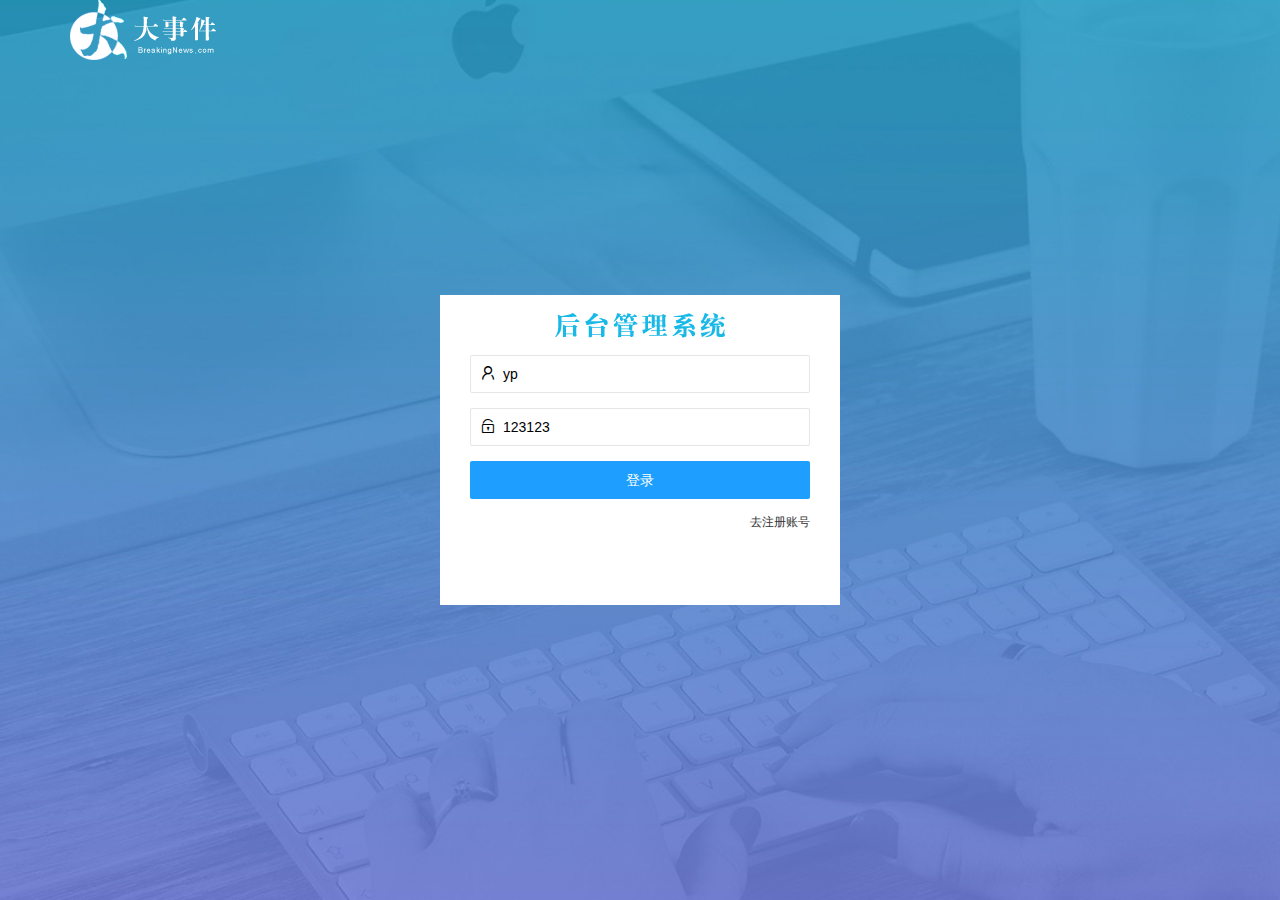
<file: login.html>
<!DOCTYPE html>
<html lang="en">

<head>
    <meta charset="UTF-8">
    <meta name="viewport" content="width=device-width, initial-scale=1.0">
    <title>大事件-登录/注册</title>
    <!-- 导入 Layui 的样式 -->
    <link rel="stylesheet" href="/assets/lib/layui/css/layui.css">
    <!-- 导入 自己  的样式 -->
    <link rel="stylesheet" href="/assets/css/login.css">
</head>

<body>
    <!-- 顶部logo区域-->
    <div class="layui-main header">
        <img src="/assets/images/logo.png" alt="" />
    </div>

    <!-- 登录注册区域 -->
    <div class="loginAndRegBox">
        <!-- 标题 -->
        <div class="title-box"> </div>
        <!-- 登录的div -->
        <div class="login-box">
            <!-- 登录的表单 -->
            <form class="layui-form" action="" id="form_login">
                <!-- 用户名 -->
                <div class="layui-form-item">
                    <i class="layui-icon layui-icon-username"></i>
                    <input type="text" name="username" required lay-verify="required" placeholder="请输入用户名"
                        autocomplete="off" class="layui-input" value="yp">
                </div>
                <!-- 密码 -->
                <div class="layui-form-item">
                    <i class="layui-icon layui-icon-password"></i>
                    <input type="text" name="password" required lay-verify="required|pwd" placeholder="请输入密码"
                        autocomplete="off" class="layui-input" value="123123">
                </div>
                <!-- 登录按钮 -->
                <div class="layui-form-item">
                    <!-- type，要么不写，要么设置为submit，可以提交表单 -->
                    <!-- lay-submit属性必须存在，后面会有submit事件绑定 -->
                    <button type="submit" class="layui-btn layui-btn-fluid layui-btn-normal" lay-submit>登录</button>
                </div>
                <!-- a链接 -->
                <div class="layui-form-item links">
                    <a href="javascript:;" id="link_reg">去注册账号</a>
                </div>
            </form>
        </div>
        <!-- 注册的div -->
        <div class="reg-box" style="display: none;">
            <!-- 注册的表单 -->
            <form class="layui-form" id="form_reg">
                <!-- 用户名 -->
                <div class="layui-form-item">
                    <i class="layui-icon layui-icon-username"></i>
                    <input type="text" name="username" required lay-verify="required" placeholder="请输入用户名"
                        autocomplete="off" class="layui-input">
                </div>
                <!-- 密码 -->
                <div class="layui-form-item">
                    <i class="layui-icon layui-icon-password"></i>
                    <input type="text" name="password" required lay-verify="required|pwd" placeholder="请输入密码"
                        autocomplete="off" class="layui-input">
                </div>
                <!-- 密码确认框 -->
                <div class="layui-form-item">
                    <i class="layui-icon layui-icon-password"></i>
                    <!-- 确认密码里面的 name 值  是 repassword -->
                    <input type="text" name="repassword" required lay-verify="required|pwd|repwd" placeholder="再次确认密码"
                        autocomplete="off" class="layui-input">
                </div>
                <!-- 注册按钮 -->
                <div class="layui-form-item">
                    <!-- type，要么不写，要么设置为submit，可以提交表单 -->
                    <!-- lay-submit属性必须存在，后面会有submit事件绑定 -->
                    <button type="submit" class="layui-btn layui-btn-fluid layui-btn-normal" lay-submit>注册</button>
                </div>
                <!-- a链接 -->
                <div class="layui-form-item links">
                    <a href="javascript:;" id="link_login">去登录</a>
                </div>
            </form>

        </div>
    </div>
    <!-- 导入jquery -->
    <script src="/assets/lib/jquery.js"></script>
    <!-- 导入Layui的js文件 -->
    <script src="/assets/lib/layui/layui.all.js"></script>
    <script src="/assets/js/baseAPI.js"></script>
    <!-- 导入自己的js -->
    <script src="/assets/js/login.js"></script>

</body>

</html>
</file>
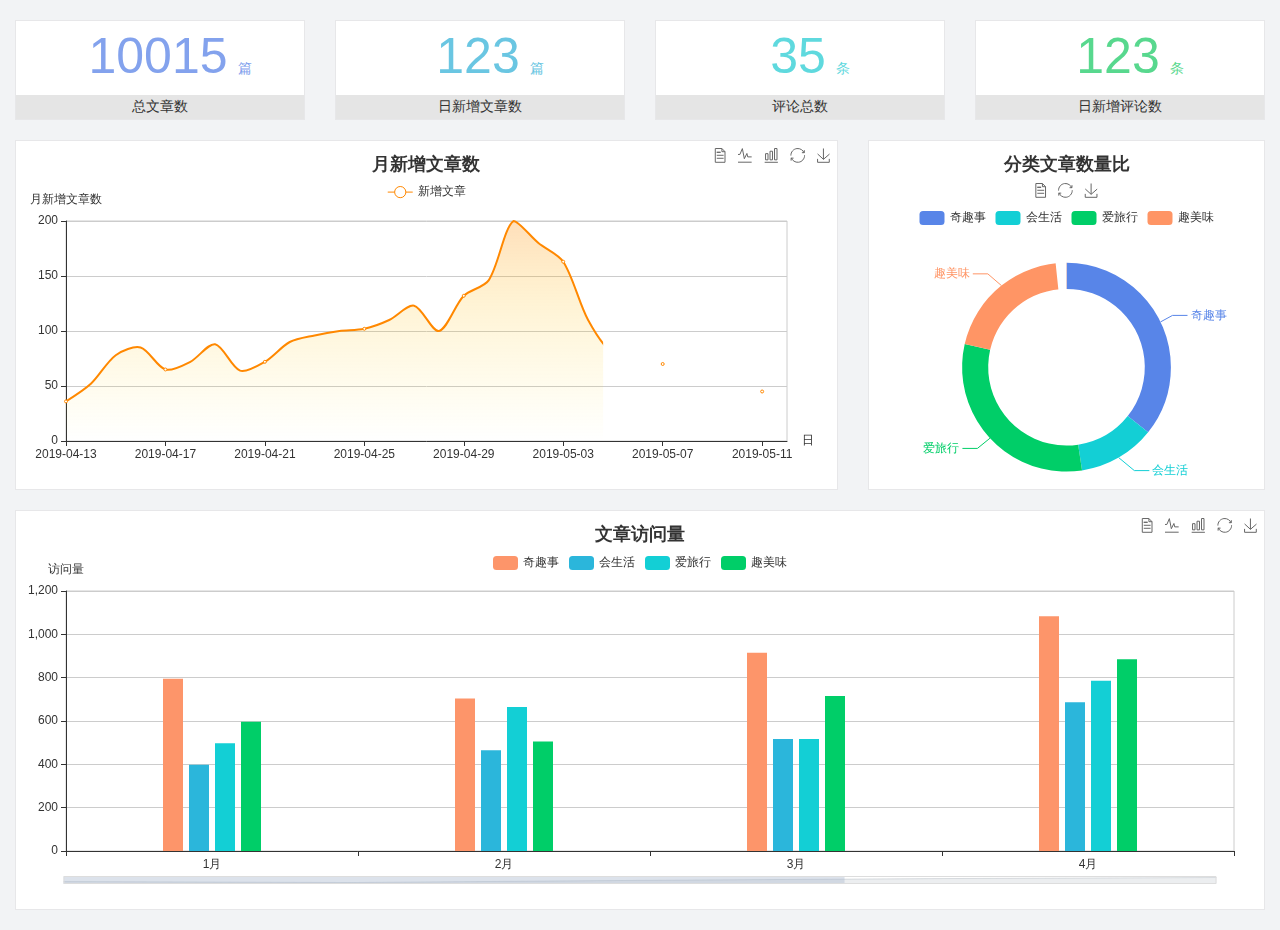
<file: home/dashboard.html>
<!DOCTYPE html>
<html lang="en">

<head>
  <meta charset="UTF-8">
  <meta name="viewport" content="width=device-width, initial-scale=1.0">
  <meta http-equiv="X-UA-Compatible" content="ie=edge">
  <title>图表统计</title>
  <link rel="stylesheet" href="../assets/lib/bootstrap.css" />
  <link rel="stylesheet" href="../assets/lib/main.css" />
  <script src="../assets/lib/jquery.js"></script>
  <script type="text/javascript" src="../assets/lib/echarts.min.js"></script>
</head>

<body>
  <div class="container-fluid">
    <div class="row spannel_list">
      <div class="col-sm-3 col-xs-6">
        <div class="spannel">
          <em>10015</em><span>篇</span>
          <b>总文章数</b>
        </div>
      </div>
      <div class="col-sm-3 col-xs-6">
        <div class="spannel scolor01">
          <em>123</em><span>篇</span>
          <b>日新增文章数</b>
        </div>
      </div>
      <div class="col-sm-3 col-xs-6">
        <div class="spannel scolor02">
          <em>35</em><span>条</span>
          <b>评论总数</b>
        </div>
      </div>
      <div class="col-sm-3 col-xs-6">
        <div class="spannel scolor03">
          <em>123</em><span>条</span>
          <b>日新增评论数</b>
        </div>
      </div>
    </div>
  </div>

  <div class="container-fluid">
    <div class="row curve-pie">
      <div class="col-lg-8 col-md-8">
        <div class="gragh_pannel" id="curve_show"></div>
      </div>
      <div class="col-lg-4 col-md-4">
        <div class="gragh_pannel" id="pie_show"></div>
      </div>
    </div>
  </div>

  <div class="container-fluid">
    <div class="column_pannel" id="column_show"></div>
  </div>

  <script>
    var oChart = echarts.init(document.getElementById('curve_show'));
    var aList_all = [
      { 'count': 36, 'date': '2019-04-13' },
      { 'count': 52, 'date': '2019-04-14' },
      { 'count': 78, 'date': '2019-04-15' },
      { 'count': 85, 'date': '2019-04-16' },
      { 'count': 65, 'date': '2019-04-17' },
      { 'count': 72, 'date': '2019-04-18' },
      { 'count': 88, 'date': '2019-04-19' },
      { 'count': 64, 'date': '2019-04-20' },
      { 'count': 72, 'date': '2019-04-21' },
      { 'count': 90, 'date': '2019-04-22' },
      { 'count': 96, 'date': '2019-04-23' },
      { 'count': 100, 'date': '2019-04-24' },
      { 'count': 102, 'date': '2019-04-25' },
      { 'count': 110, 'date': '2019-04-26' },
      { 'count': 123, 'date': '2019-04-27' },
      { 'count': 100, 'date': '2019-04-28' },
      { 'count': 132, 'date': '2019-04-29' },
      { 'count': 146, 'date': '2019-04-30' },
      { 'count': 200, 'date': '2019-05-01' },
      { 'count': 180, 'date': '2019-05-02' },
      { 'count': 163, 'date': '2019-05-03' },
      { 'count': 110, 'date': '2019-05-04' },
      { 'count': 80, 'date': '2019-05-05' },
      { 'count': 82, 'date': '2019-05-06' },
      { 'count': 70, 'date': '2019-05-07' },
      { 'count': 65, 'date': '2019-05-08' },
      { 'count': 54, 'date': '2019-05-09' },
      { 'count': 40, 'date': '2019-05-10' },
      { 'count': 45, 'date': '2019-05-11' },
      { 'count': 38, 'date': '2019-05-12' },
    ];

    let aCount = [];
    let aDate = [];

    for (var i = 0; i < aList_all.length; i++) {
      aCount.push(aList_all[i].count);
      aDate.push(aList_all[i].date);
    }

    var chartopt = {
      title: {
        text: '月新增文章数',
        left: 'center',
        top: '10'
      },
      tooltip: {
        trigger: 'axis'
      },
      legend: {
        data: ['新增文章'],
        top: '40'
      },
      toolbox: {
        show: true,
        feature: {
          mark: { show: true },
          dataView: { show: true, readOnly: false },
          magicType: { show: true, type: ['line', 'bar'] },
          restore: { show: true },
          saveAsImage: { show: true }
        }
      },
      calculable: true,
      xAxis: [
        {
          name: '日',
          type: 'category',
          boundaryGap: false,
          data: aDate
        }
      ],
      yAxis: [
        {
          name: '月新增文章数',
          type: 'value'
        }
      ],
      series: [
        {
          name: '新增文章',
          type: 'line',
          smooth: true,
          itemStyle: { normal: { areaStyle: { type: 'default' }, color: '#f80' }, lineStyle: { color: '#f80' } },
          data: aCount
        }],
      areaStyle: {
        normal: {
          color: new echarts.graphic.LinearGradient(0, 0, 0, 1, [{
            offset: 0,
            color: 'rgba(255,136,0,0.39)'
          }, {
            offset: .34,
            color: 'rgba(255,180,0,0.25)'
          }, {
            offset: 1,
            color: 'rgba(255,222,0,0.00)'
          }])

        }
      },
      grid: {
        show: true,
        x: 50,
        x2: 50,
        y: 80,
        height: 220
      }
    };

    oChart.setOption(chartopt);


    var oPie = echarts.init(document.getElementById('pie_show'));
    var oPieopt =
    {
      title: {
        top: 10,
        text: '分类文章数量比',
        x: 'center'
      },
      tooltip: {
        trigger: 'item',
        formatter: "{a} <br/>{b} : {c} ({d}%)"
      },
      color: ['#5885e8', '#13cfd5', '#00ce68', '#ff9565'],
      legend: {
        x: 'center',
        top: 65,
        data: ['奇趣事', '会生活', '爱旅行', '趣美味']
      },
      toolbox: {
        show: true,
        x: 'center',
        top: 35,
        feature: {
          mark: { show: true },
          dataView: { show: true, readOnly: false },
          magicType: {
            show: true,
            type: ['pie', 'funnel'],
            option: {
              funnel: {
                x: '25%',
                width: '50%',
                funnelAlign: 'left',
                max: 1548
              }
            }
          },
          restore: { show: true },
          saveAsImage: { show: true }
        }
      },
      calculable: true,
      series: [
        {
          name: '访问来源',
          type: 'pie',
          radius: ['45%', '60%'],
          center: ['50%', '65%'],
          data: [
            { value: 300, name: '奇趣事' },
            { value: 100, name: '会生活' },
            { value: 260, name: '爱旅行' },
            { value: 180, name: '趣美味' }
          ]
        }
      ]
    };
    oPie.setOption(oPieopt);



    var oColumn = this.echarts.init(document.getElementById('column_show'));
    var oColumnopt =
    {
      title: {
        text: '文章访问量',
        left: 'center',
        top: '10'
      },
      tooltip: {
        trigger: 'axis'
      },
      legend: {
        data: ['奇趣事', '会生活', '爱旅行', '趣美味'],
        top: '40'
      },
      toolbox: {
        show: true,
        feature: {
          mark: { show: true },
          dataView: { show: true, readOnly: false },
          magicType: { show: true, type: ['line', 'bar'] },
          restore: { show: true },
          saveAsImage: { show: true }
        }
      },
      calculable: true,
      xAxis: [
        {
          type: 'category',
          data: ['1月', '2月', '3月', '4月', '5月']
        }
      ],
      yAxis: [
        {
          name: '访问量',
          type: 'value'
        }
      ],
      series: [
        {
          name: '奇趣事',
          type: 'bar',
          barWidth: 20,
          itemStyle: {
            normal: { areaStyle: { type: 'default' }, color: '#fd956a' }
          },
          data: [800, 708, 920, 1090, 1200]
        },
        {
          name: '会生活',
          type: 'bar',
          barWidth: 20,
          itemStyle: {
            normal: { areaStyle: { type: 'default' }, color: '#2bb6db' }
          },
          data: [400, 468, 520, 690, 800]
        },
        {
          name: '爱旅行',
          type: 'bar',
          barWidth: 20,
          itemStyle: {
            normal: { areaStyle: { type: 'default' }, color: '#13cfd5' }
          },
          data: [500, 668, 520, 790, 900]
        },
        {
          name: '趣美味',
          type: 'bar',
          barWidth: 20,
          itemStyle: {
            normal: { areaStyle: { type: 'default' }, color: '#00ce68' }
          },
          data: [600, 508, 720, 890, 1000]
        }
      ],
      grid: {
        show: true,
        x: 50,
        x2: 30,
        y: 80,
        height: 260
      },
      dataZoom: [//给x轴设置滚动条
        {
          start: 0,//默认为0
          end: 100 - 1000 / 31,//默认为100
          type: 'slider',
          show: true,
          xAxisIndex: [0],
          handleSize: 0,//滑动条的 左右2个滑动条的大小
          height: 8,//组件高度
          left: 45, //左边的距离
          right: 50,//右边的距离
          bottom: 26,//右边的距离
          handleColor: '#ddd',//h滑动图标的颜色
          handleStyle: {
            borderColor: "#cacaca",
            borderWidth: "1",
            shadowBlur: 2,
            background: "#ddd",
            shadowColor: "#ddd",
          }
        }]
    };
    oColumn.setOption(oColumnopt);
  </script>
</body>

</html>
</file>
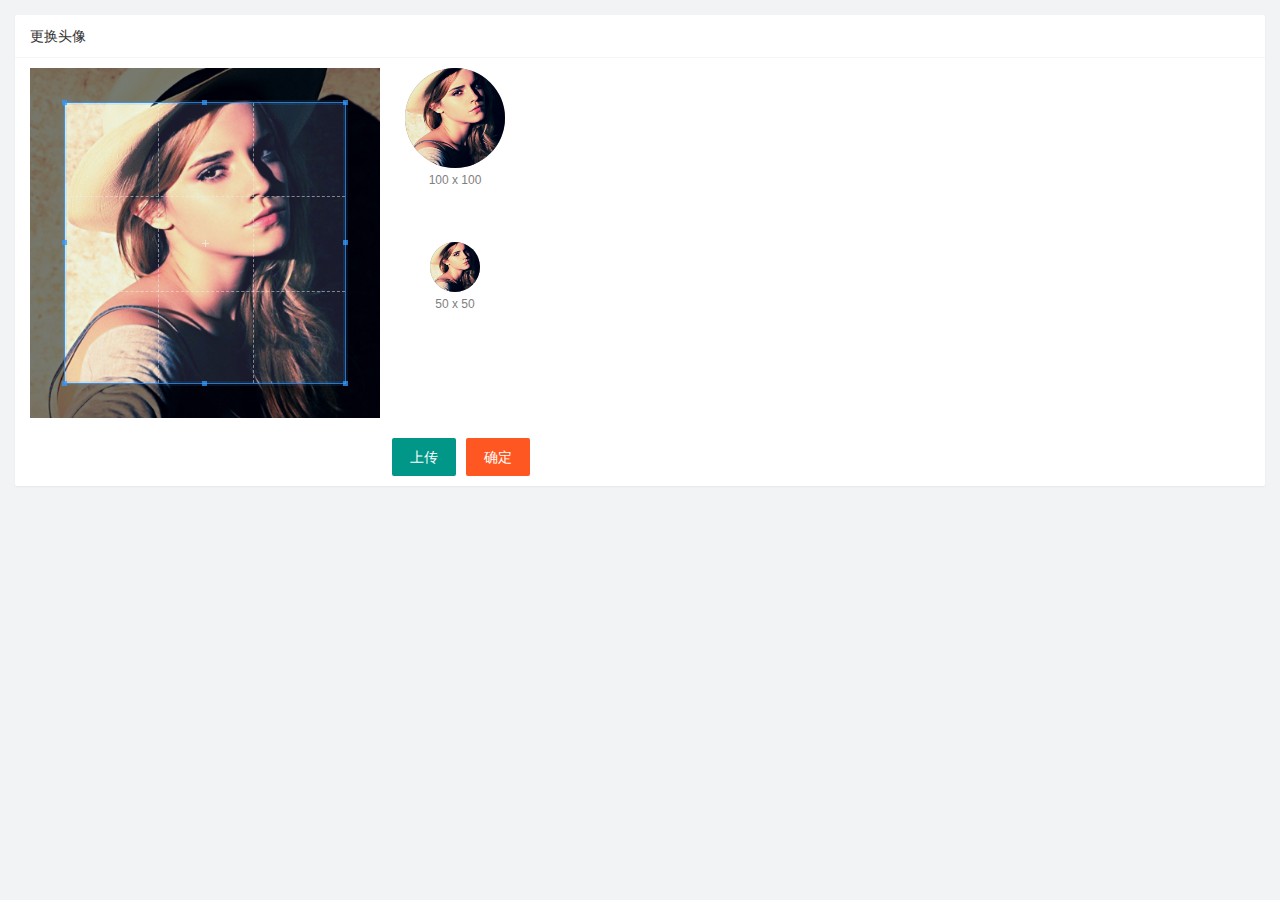
<file: user/user_avatar.html>
<!DOCTYPE html>
<html lang="en">

<head>
    <meta charset="UTF-8">
    <meta name="viewport" content="width=device-width, initial-scale=1.0">
    <title>Document</title>
    <!-- 引入layui的css样式 -->
    <link rel="stylesheet" href="/assets/lib/layui/css/layui.css">
    <!-- 导入 cropper.css 样式 -->
    <link rel="stylesheet" href="/assets/lib/cropper/cropper.css" />
    <!-- 引入自己的css样式 -->
    <link rel="stylesheet" href="/assets/css/user/uesr_avatar.css">
</head>

<body>
    <!-- 卡片区域 -->
    <div class="layui-card">
        <div class="layui-card-header">更换头像</div>
        <div class="layui-card-body">
            <!-- 第一行的图片裁剪和预览区域 -->
            <div class="row1">
                <!-- 图片裁剪区域 -->
                <div class="cropper-box">
                    <!-- 这个 img 标签很重要，将来会把它初始化为裁剪区域 -->
                    <img id="image" src="/assets/images/sample.jpg" />
                </div>
                <!-- 图片的预览区域 -->
                <div class="preview-box">
                    <div>
                        <!-- 宽高为 100px 的预览区域 -->
                        <div class="img-preview w100"></div>
                        <p class="size">100 x 100</p>
                    </div>
                    <div>
                        <!-- 宽高为 50px 的预览区域 -->
                        <div class="img-preview w50"></div>
                        <p class="size">50 x 50</p>
                    </div>
                </div>
            </div>
            <!-- 第二行的按钮区域 -->
            <div class="row2">
                <input id="file" type="file" accept="image/png,image/jpeg">
                <button id="btnChooseImage" type="button" class="layui-btn">上传</button>
                <button type="button" class="layui-btn layui-btn-danger" id="btnUpload">确定</button>
            </div>

        </div>
    </div>
    <!-- 引入layui的js文件 -->
    <script src="/assets/lib/layui/layui.all.js"></script>
    <!-- 引入jquery -->
    <script src="/assets/lib/jquery.js"></script>
    <script src="/assets/lib/cropper/Cropper.js"></script>
    <script src="/assets/lib/cropper/jquery-cropper.js"></script>
    <!-- 引入baseAPI.js -->
    <script src="/assets/js/baseAPI.js"></script>
    <!-- 引入自己的js文件 -->
    <script src="/assets/js/user/user_avatar.js"></script>
</body>

</html>
</file>
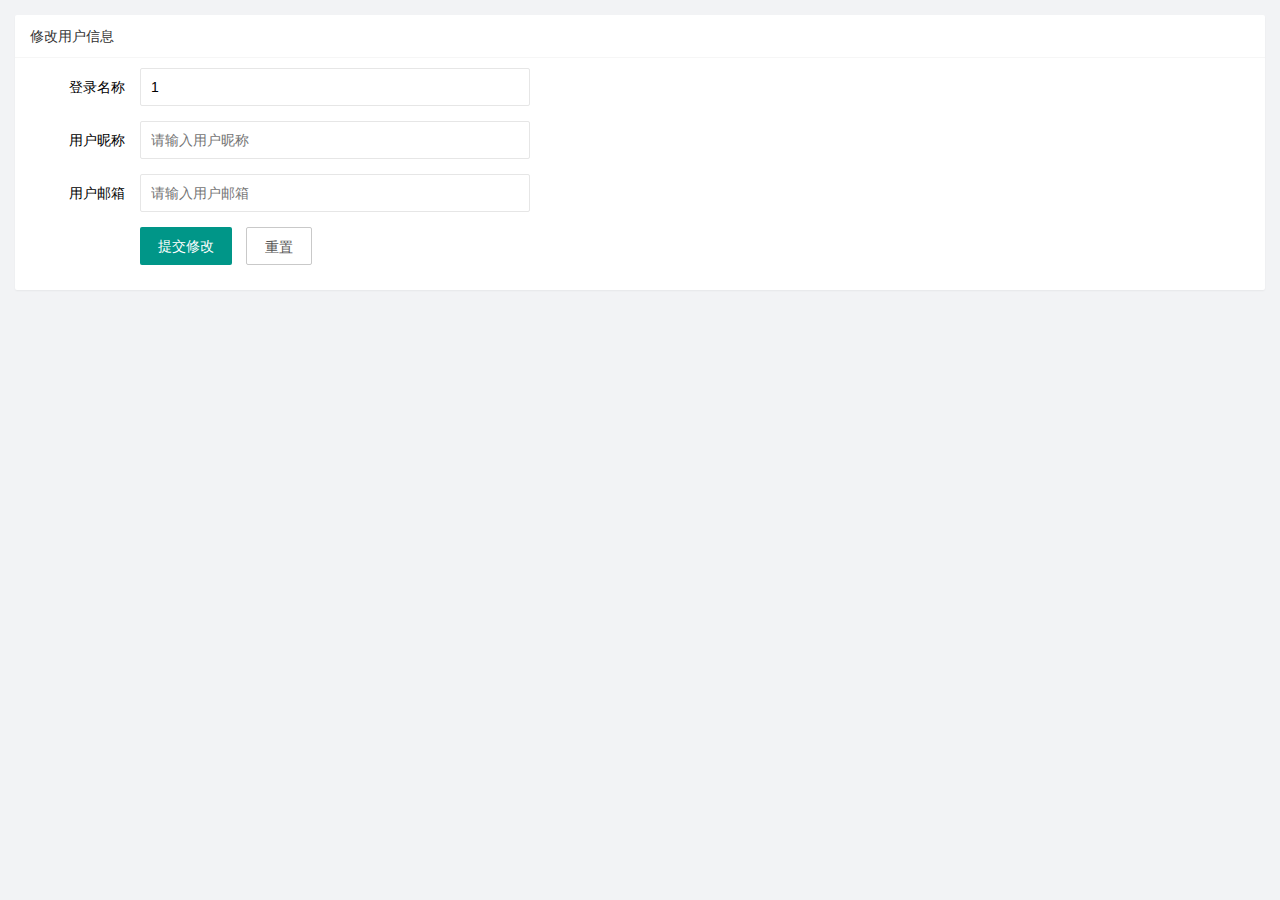
<file: user/user_info.html>
<!DOCTYPE html>
<html lang="en">
<head>
    <meta charset="UTF-8">
    <meta name="viewport" content="width=device-width, initial-scale=1.0">
    <title>Document</title>
    <!-- 引入layui的css样式 -->
    <link rel="stylesheet" href="/assets/lib/layui/css/layui.css">
    <!-- 引入我们自己的样式 -->
    <link rel="stylesheet" href="/assets/css/user/uesr_info.css">
</head>
<body>
    <!-- 个人信息卡片面板 -->
    <div class="layui-card">
        <div class="layui-card-header">修改用户信息</div>
        <div class="layui-card-body">
            <form class="layui-form" lay-filter="formUserInfo">
                <!-- 第 00 行    id -->
                <input type="hidden" name="id" value="123">
                <!-- 第 01 行    登录名称 -->
              <div class="layui-form-item">
                <label class="layui-form-label">登录名称</label>
                <div class="layui-input-block">
                  <input value="1" type="text" name="username" required  lay-verify="required" placeholder="请输入登录名称" autocomplete="off" class="layui-input" readonly>
                </div>
              </div>
               <!-- 第 02 行    用户昵称 -->
               <div class="layui-form-item">
                <label class="layui-form-label">用户昵称</label>
                <div class="layui-input-block">
                  <input type="text" name="nickname" required  lay-verify="required|nickname" placeholder="请输入用户昵称" autocomplete="off" class="layui-input">
                </div>
              </div>
               <!-- 第 03 行    用户邮箱 -->
               <div class="layui-form-item">
                <label class="layui-form-label">用户邮箱</label>
                <div class="layui-input-block">
                  <input type="text" name="email" required  lay-verify="required|email" placeholder="请输入用户邮箱" autocomplete="off" class="layui-input">
                </div>
              </div>
              <!-- 第 04  行   -->
              <div class="layui-form-item">
                <div class="layui-input-block">
                  <button class="layui-btn" lay-submit lay-filter="formDemo">提交修改</button>
                  <button id="btnReset" type="reset" class="layui-btn layui-btn-primary">重置</button>
                </div>
              </div>
            </form>
        </div>
      </div>

      <!-- 引入layui的js文件 -->
      <script src="/assets/lib/layui/layui.all.js"></script>
      <!-- 引入jquery -->
      <script src="/assets/lib/jquery.js"></script>
      <!-- 引入baseAPI.js -->
      <script src="/assets/js/baseAPI.js"></script>
      <!-- 引入我们自己的js -->
      <script src="/assets/js/user/user_info.js"></script>
</body>
</html>
</file>
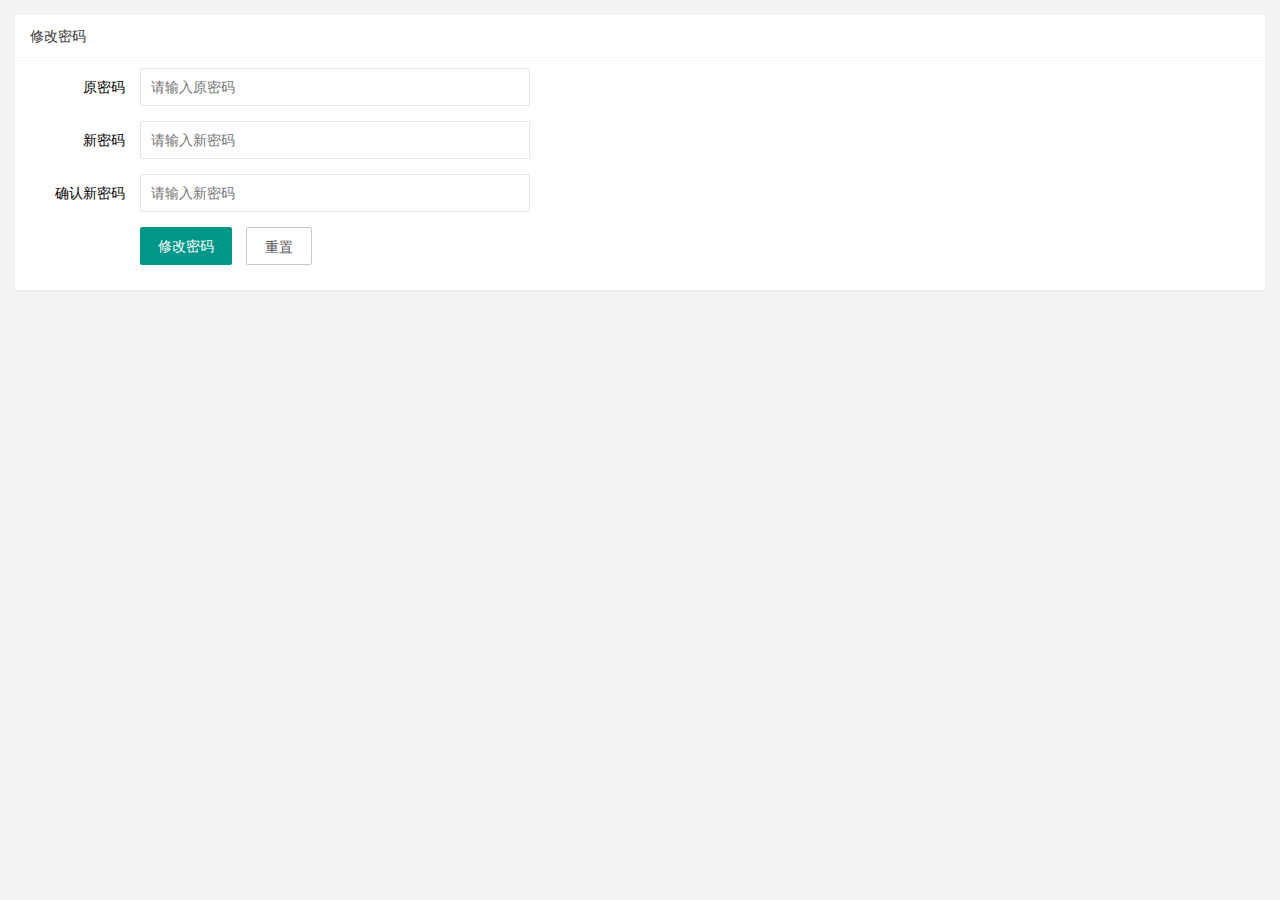
<file: user/user_pwd.html>
<!DOCTYPE html>
<html lang="en">

<head>
    <meta charset="UTF-8">
    <meta name="viewport" content="width=device-width, initial-scale=1.0">
    <title>Document</title>
    <!-- 引入layui的css样式 -->
    <link rel="stylesheet" href="/assets/lib/layui/css/layui.css">
    <!-- 引入自己的css样式 -->
    <link rel="stylesheet" href="/assets/css/user/uesr_pwd.css">
</head>

<body>
    <!-- 卡片区域 -->
    <div class="layui-card">
        <div class="layui-card-header">修改密码</div>
        <div class="layui-card-body">
            <form class="layui-form" action="">
                <!-- 1.原密码 -->
                <div class="layui-form-item">
                    <label class="layui-form-label">原密码</label>
                    <div class="layui-input-block">
                        <input type="password" name="oldPwd" required lay-verify="required|pwd" placeholder="请输入原密码"
                            autocomplete="off" class="layui-input">
                    </div>
                </div>
                <!-- 2.新密码 -->
                <div class="layui-form-item">
                    <label class="layui-form-label">新密码</label>
                    <div class="layui-input-block">
                        <input type="password" name="newPwd" required lay-verify="required|pwd|samePwd" placeholder="请输入新密码"
                            autocomplete="off" class="layui-input">
                    </div>
                </div>
                <!-- 3.确认密码 -->
                <div class="layui-form-item">
                    <label class="layui-form-label">确认新密码</label>
                    <div class="layui-input-block">
                        <input type="password" name="rePwd" required lay-verify="required|pwd|rePwd" placeholder="请输入新密码"
                            autocomplete="off" class="layui-input">
                    </div>
                </div>
                <!-- 4.按钮 -->
                <div class="layui-form-item">
                    <div class="layui-input-block">
                        <button class="layui-btn" lay-submit lay-filter="formDemo">修改密码</button>
                        <button type="reset" class="layui-btn layui-btn-primary">重置</button>
                    </div>
                </div>
            </form>
        </div>
    </div>

    <!-- 导入layui的js文件 -->
    <script src="/assets/lib/layui/layui.all.js"></script>
    <!-- 导入jquery的js文件 -->
    <script src="/assets/lib/jquery.js"></script>
    <!-- 导入baseAPI的js文件 -->
    <script src="/assets/js/baseAPI.js"></script>
    <!-- 导入自己的js文件 -->
    <script src="/assets/js/user/user_pwd.js"></script>
</body>

</html>
</file>
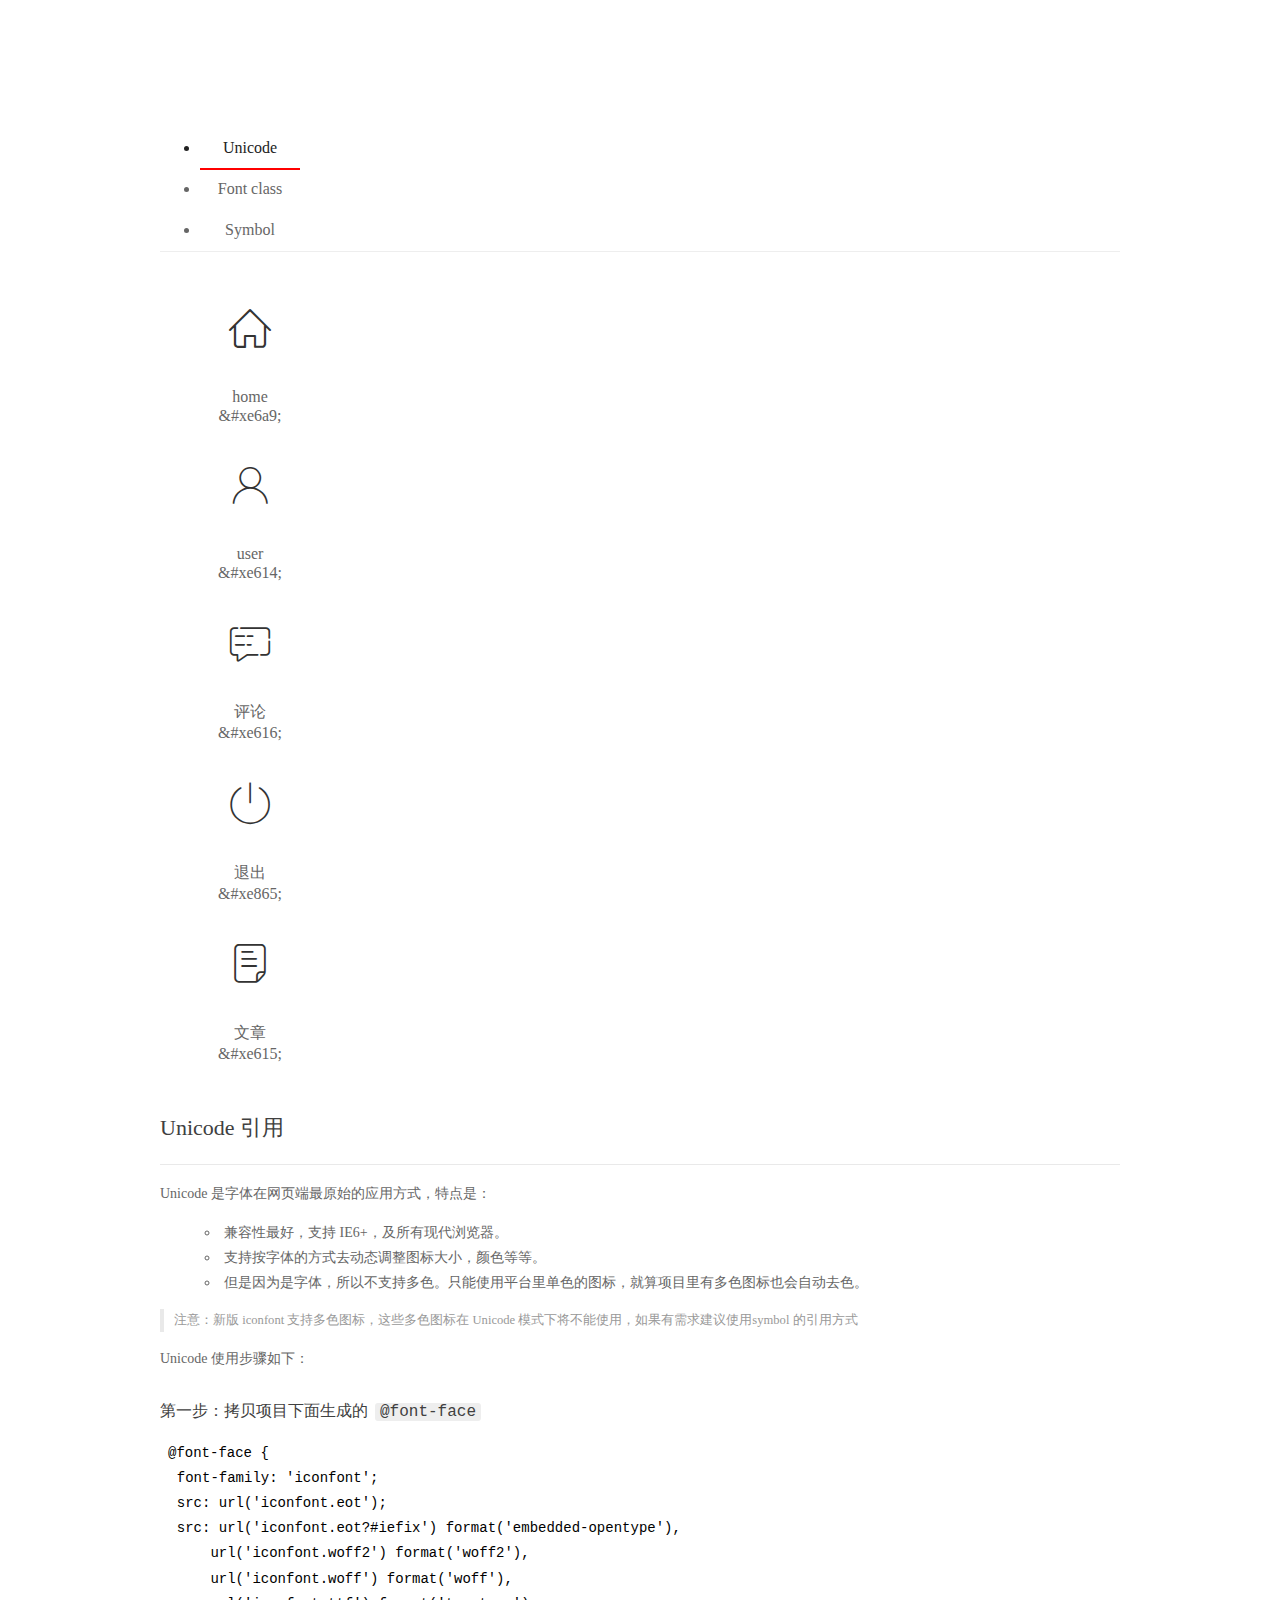
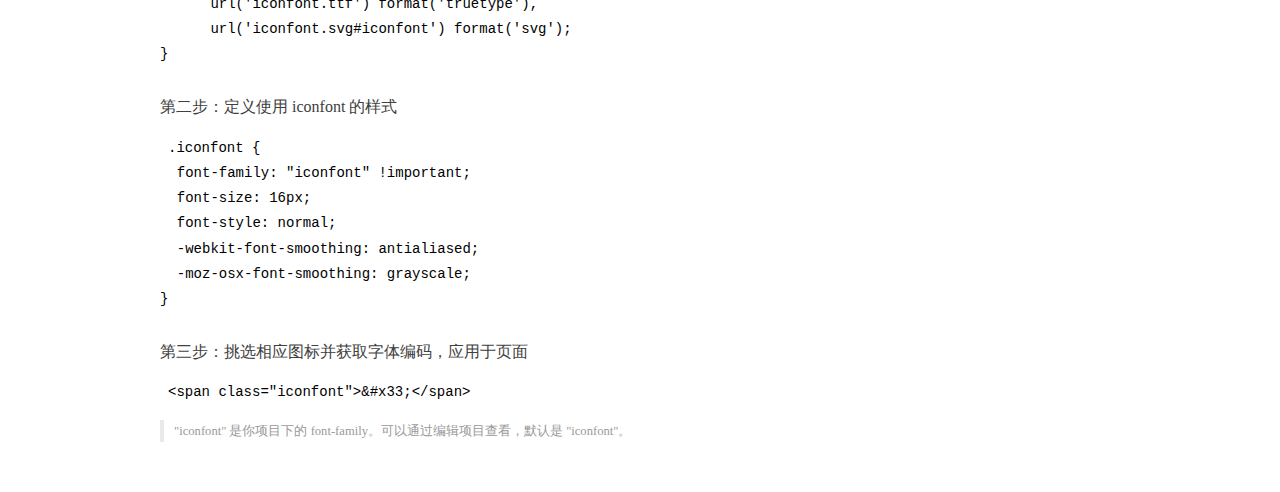
<file: assets/fonts/demo_index.html>
<!DOCTYPE html>
<html>
<head>
  <meta charset="utf-8"/>
  <title>IconFont Demo</title>
  <link rel="shortcut icon" href="https://gtms04.alicdn.com/tps/i4/TB1_oz6GVXXXXaFXpXXJDFnIXXX-64-64.ico" type="image/x-icon"/>
  <link rel="stylesheet" href="https://g.alicdn.com/thx/cube/1.3.2/cube.min.css">
  <link rel="stylesheet" href="demo.css">
  <link rel="stylesheet" href="iconfont.css">
  <script src="iconfont.js"></script>
  <!-- jQuery -->
  <script src="https://a1.alicdn.com/oss/uploads/2018/12/26/7bfddb60-08e8-11e9-9b04-53e73bb6408b.js"></script>
  <!-- 代码高亮 -->
  <script src="https://a1.alicdn.com/oss/uploads/2018/12/26/a3f714d0-08e6-11e9-8a15-ebf944d7534c.js"></script>
</head>
<body>
  <div class="main">
    <h1 class="logo"><a href="https://www.iconfont.cn/" title="iconfont 首页" target="_blank">&#xe86b;</a></h1>
    <div class="nav-tabs">
      <ul id="tabs" class="dib-box">
        <li class="dib active"><span>Unicode</span></li>
        <li class="dib"><span>Font class</span></li>
        <li class="dib"><span>Symbol</span></li>
      </ul>
      
    </div>
    <div class="tab-container">
      <div class="content unicode" style="display: block;">
          <ul class="icon_lists dib-box">
          
            <li class="dib">
              <span class="icon iconfont">&#xe6a9;</span>
                <div class="name">home</div>
                <div class="code-name">&amp;#xe6a9;</div>
              </li>
          
            <li class="dib">
              <span class="icon iconfont">&#xe614;</span>
                <div class="name">user</div>
                <div class="code-name">&amp;#xe614;</div>
              </li>
          
            <li class="dib">
              <span class="icon iconfont">&#xe616;</span>
                <div class="name">评论</div>
                <div class="code-name">&amp;#xe616;</div>
              </li>
          
            <li class="dib">
              <span class="icon iconfont">&#xe865;</span>
                <div class="name">退出</div>
                <div class="code-name">&amp;#xe865;</div>
              </li>
          
            <li class="dib">
              <span class="icon iconfont">&#xe615;</span>
                <div class="name">文章</div>
                <div class="code-name">&amp;#xe615;</div>
              </li>
          
          </ul>
          <div class="article markdown">
          <h2 id="unicode-">Unicode 引用</h2>
          <hr>

          <p>Unicode 是字体在网页端最原始的应用方式，特点是：</p>
          <ul>
            <li>兼容性最好，支持 IE6+，及所有现代浏览器。</li>
            <li>支持按字体的方式去动态调整图标大小，颜色等等。</li>
            <li>但是因为是字体，所以不支持多色。只能使用平台里单色的图标，就算项目里有多色图标也会自动去色。</li>
          </ul>
          <blockquote>
            <p>注意：新版 iconfont 支持多色图标，这些多色图标在 Unicode 模式下将不能使用，如果有需求建议使用symbol 的引用方式</p>
          </blockquote>
          <p>Unicode 使用步骤如下：</p>
          <h3 id="-font-face">第一步：拷贝项目下面生成的 <code>@font-face</code></h3>
<pre><code class="language-css"
>@font-face {
  font-family: 'iconfont';
  src: url('iconfont.eot');
  src: url('iconfont.eot?#iefix') format('embedded-opentype'),
      url('iconfont.woff2') format('woff2'),
      url('iconfont.woff') format('woff'),
      url('iconfont.ttf') format('truetype'),
      url('iconfont.svg#iconfont') format('svg');
}
</code></pre>
          <h3 id="-iconfont-">第二步：定义使用 iconfont 的样式</h3>
<pre><code class="language-css"
>.iconfont {
  font-family: "iconfont" !important;
  font-size: 16px;
  font-style: normal;
  -webkit-font-smoothing: antialiased;
  -moz-osx-font-smoothing: grayscale;
}
</code></pre>
          <h3 id="-">第三步：挑选相应图标并获取字体编码，应用于页面</h3>
<pre>
<code class="language-html"
>&lt;span class="iconfont"&gt;&amp;#x33;&lt;/span&gt;
</code></pre>
          <blockquote>
            <p>"iconfont" 是你项目下的 font-family。可以通过编辑项目查看，默认是 "iconfont"。</p>
          </blockquote>
          </div>
      </div>
      <div class="content font-class">
        <ul class="icon_lists dib-box">
          
          <li class="dib">
            <span class="icon iconfont icon-home"></span>
            <div class="name">
              home
            </div>
            <div class="code-name">.icon-home
            </div>
          </li>
          
          <li class="dib">
            <span class="icon iconfont icon-user"></span>
            <div class="name">
              user
            </div>
            <div class="code-name">.icon-user
            </div>
          </li>
          
          <li class="dib">
            <span class="icon iconfont icon-pinglun"></span>
            <div class="name">
              评论
            </div>
            <div class="code-name">.icon-pinglun
            </div>
          </li>
          
          <li class="dib">
            <span class="icon iconfont icon-tuichu"></span>
            <div class="name">
              退出
            </div>
            <div class="code-name">.icon-tuichu
            </div>
          </li>
          
          <li class="dib">
            <span class="icon iconfont icon-16"></span>
            <div class="name">
              文章
            </div>
            <div class="code-name">.icon-16
            </div>
          </li>
          
        </ul>
        <div class="article markdown">
        <h2 id="font-class-">font-class 引用</h2>
        <hr>

        <p>font-class 是 Unicode 使用方式的一种变种，主要是解决 Unicode 书写不直观，语意不明确的问题。</p>
        <p>与 Unicode 使用方式相比，具有如下特点：</p>
        <ul>
          <li>兼容性良好，支持 IE8+，及所有现代浏览器。</li>
          <li>相比于 Unicode 语意明确，书写更直观。可以很容易分辨这个 icon 是什么。</li>
          <li>因为使用 class 来定义图标，所以当要替换图标时，只需要修改 class 里面的 Unicode 引用。</li>
          <li>不过因为本质上还是使用的字体，所以多色图标还是不支持的。</li>
        </ul>
        <p>使用步骤如下：</p>
        <h3 id="-fontclass-">第一步：引入项目下面生成的 fontclass 代码：</h3>
<pre><code class="language-html">&lt;link rel="stylesheet" href="./iconfont.css"&gt;
</code></pre>
        <h3 id="-">第二步：挑选相应图标并获取类名，应用于页面：</h3>
<pre><code class="language-html">&lt;span class="iconfont icon-xxx"&gt;&lt;/span&gt;
</code></pre>
        <blockquote>
          <p>"
            iconfont" 是你项目下的 font-family。可以通过编辑项目查看，默认是 "iconfont"。</p>
        </blockquote>
      </div>
      </div>
      <div class="content symbol">
          <ul class="icon_lists dib-box">
          
            <li class="dib">
                <svg class="icon svg-icon" aria-hidden="true">
                  <use xlink:href="#icon-home"></use>
                </svg>
                <div class="name">home</div>
                <div class="code-name">#icon-home</div>
            </li>
          
            <li class="dib">
                <svg class="icon svg-icon" aria-hidden="true">
                  <use xlink:href="#icon-user"></use>
                </svg>
                <div class="name">user</div>
                <div class="code-name">#icon-user</div>
            </li>
          
            <li class="dib">
                <svg class="icon svg-icon" aria-hidden="true">
                  <use xlink:href="#icon-pinglun"></use>
                </svg>
                <div class="name">评论</div>
                <div class="code-name">#icon-pinglun</div>
            </li>
          
            <li class="dib">
                <svg class="icon svg-icon" aria-hidden="true">
                  <use xlink:href="#icon-tuichu"></use>
                </svg>
                <div class="name">退出</div>
                <div class="code-name">#icon-tuichu</div>
            </li>
          
            <li class="dib">
                <svg class="icon svg-icon" aria-hidden="true">
                  <use xlink:href="#icon-16"></use>
                </svg>
                <div class="name">文章</div>
                <div class="code-name">#icon-16</div>
            </li>
          
          </ul>
          <div class="article markdown">
          <h2 id="symbol-">Symbol 引用</h2>
          <hr>

          <p>这是一种全新的使用方式，应该说这才是未来的主流，也是平台目前推荐的用法。相关介绍可以参考这篇<a href="">文章</a>
            这种用法其实是做了一个 SVG 的集合，与另外两种相比具有如下特点：</p>
          <ul>
            <li>支持多色图标了，不再受单色限制。</li>
            <li>通过一些技巧，支持像字体那样，通过 <code>font-size</code>, <code>color</code> 来调整样式。</li>
            <li>兼容性较差，支持 IE9+，及现代浏览器。</li>
            <li>浏览器渲染 SVG 的性能一般，还不如 png。</li>
          </ul>
          <p>使用步骤如下：</p>
          <h3 id="-symbol-">第一步：引入项目下面生成的 symbol 代码：</h3>
<pre><code class="language-html">&lt;script src="./iconfont.js"&gt;&lt;/script&gt;
</code></pre>
          <h3 id="-css-">第二步：加入通用 CSS 代码（引入一次就行）：</h3>
<pre><code class="language-html">&lt;style&gt;
.icon {
  width: 1em;
  height: 1em;
  vertical-align: -0.15em;
  fill: currentColor;
  overflow: hidden;
}
&lt;/style&gt;
</code></pre>
          <h3 id="-">第三步：挑选相应图标并获取类名，应用于页面：</h3>
<pre><code class="language-html">&lt;svg class="icon" aria-hidden="true"&gt;
  &lt;use xlink:href="#icon-xxx"&gt;&lt;/use&gt;
&lt;/svg&gt;
</code></pre>
          </div>
      </div>

    </div>
  </div>
  <script>
  $(document).ready(function () {
      $('.tab-container .content:first').show()

      $('#tabs li').click(function (e) {
        var tabContent = $('.tab-container .content')
        var index = $(this).index()

        if ($(this).hasClass('active')) {
          return
        } else {
          $('#tabs li').removeClass('active')
          $(this).addClass('active')

          tabContent.hide().eq(index).fadeIn()
        }
      })
    })
  </script>
</body>
</html>
</file>
<file: assets/lib/layui/css/layui.css>
/** layui-v2.5.5 MIT License By https://www.layui.com */
 .layui-inline,img{display:inline-block;vertical-align:middle}h1,h2,h3,h4,h5,h6{font-weight:400}.layui-edge,.layui-header,.layui-inline,.layui-main{position:relative}.layui-body,.layui-edge,.layui-elip{overflow:hidden}.layui-btn,.layui-edge,.layui-inline,img{vertical-align:middle}.layui-btn,.layui-disabled,.layui-icon,.layui-unselect{-moz-user-select:none;-webkit-user-select:none;-ms-user-select:none}.layui-elip,.layui-form-checkbox span,.layui-form-pane .layui-form-label{text-overflow:ellipsis;white-space:nowrap}.layui-breadcrumb,.layui-tree-btnGroup{visibility:hidden}blockquote,body,button,dd,div,dl,dt,form,h1,h2,h3,h4,h5,h6,input,li,ol,p,pre,td,textarea,th,ul{margin:0;padding:0;-webkit-tap-highlight-color:rgba(0,0,0,0)}a:active,a:hover{outline:0}img{border:none}li{list-style:none}table{border-collapse:collapse;border-spacing:0}h4,h5,h6{font-size:100%}button,input,optgroup,option,select,textarea{font-family:inherit;font-size:inherit;font-style:inherit;font-weight:inherit;outline:0}pre{white-space:pre-wrap;white-space:-moz-pre-wrap;white-space:-pre-wrap;white-space:-o-pre-wrap;word-wrap:break-word}body{line-height:24px;font:14px Helvetica Neue,Helvetica,PingFang SC,Tahoma,Arial,sans-serif}hr{height:1px;margin:10px 0;border:0;clear:both}a{color:#333;text-decoration:none}a:hover{color:#777}a cite{font-style:normal;*cursor:pointer}.layui-border-box,.layui-border-box *{box-sizing:border-box}.layui-box,.layui-box *{box-sizing:content-box}.layui-clear{clear:both;*zoom:1}.layui-clear:after{content:'\20';clear:both;*zoom:1;display:block;height:0}.layui-inline{*display:inline;*zoom:1}.layui-edge{display:inline-block;width:0;height:0;border-width:6px;border-style:dashed;border-color:transparent}.layui-edge-top{top:-4px;border-bottom-color:#999;border-bottom-style:solid}.layui-edge-right{border-left-color:#999;border-left-style:solid}.layui-edge-bottom{top:2px;border-top-color:#999;border-top-style:solid}.layui-edge-left{border-right-color:#999;border-right-style:solid}.layui-disabled,.layui-disabled:hover{color:#d2d2d2!important;cursor:not-allowed!important}.layui-circle{border-radius:100%}.layui-show{display:block!important}.layui-hide{display:none!important}@font-face{font-family:layui-icon;src:url(../font/iconfont.eot?v=250);src:url(../font/iconfont.eot?v=250#iefix) format('embedded-opentype'),url(../font/iconfont.woff2?v=250) format('woff2'),url(../font/iconfont.woff?v=250) format('woff'),url(../font/iconfont.ttf?v=250) format('truetype'),url(../font/iconfont.svg?v=250#layui-icon) format('svg')}.layui-icon{font-family:layui-icon!important;font-size:16px;font-style:normal;-webkit-font-smoothing:antialiased;-moz-osx-font-smoothing:grayscale}.layui-icon-reply-fill:before{content:"\e611"}.layui-icon-set-fill:before{content:"\e614"}.layui-icon-menu-fill:before{content:"\e60f"}.layui-icon-search:before{content:"\e615"}.layui-icon-share:before{content:"\e641"}.layui-icon-set-sm:before{content:"\e620"}.layui-icon-engine:before{content:"\e628"}.layui-icon-close:before{content:"\1006"}.layui-icon-close-fill:before{content:"\1007"}.layui-icon-chart-screen:before{content:"\e629"}.layui-icon-star:before{content:"\e600"}.layui-icon-circle-dot:before{content:"\e617"}.layui-icon-chat:before{content:"\e606"}.layui-icon-release:before{content:"\e609"}.layui-icon-list:before{content:"\e60a"}.layui-icon-chart:before{content:"\e62c"}.layui-icon-ok-circle:before{content:"\1005"}.layui-icon-layim-theme:before{content:"\e61b"}.layui-icon-table:before{content:"\e62d"}.layui-icon-right:before{content:"\e602"}.layui-icon-left:before{content:"\e603"}.layui-icon-cart-simple:before{content:"\e698"}.layui-icon-face-cry:before{content:"\e69c"}.layui-icon-face-smile:before{content:"\e6af"}.layui-icon-survey:before{content:"\e6b2"}.layui-icon-tree:before{content:"\e62e"}.layui-icon-upload-circle:before{content:"\e62f"}.layui-icon-add-circle:before{content:"\e61f"}.layui-icon-download-circle:before{content:"\e601"}.layui-icon-templeate-1:before{content:"\e630"}.layui-icon-util:before{content:"\e631"}.layui-icon-face-surprised:before{content:"\e664"}.layui-icon-edit:before{content:"\e642"}.layui-icon-speaker:before{content:"\e645"}.layui-icon-down:before{content:"\e61a"}.layui-icon-file:before{content:"\e621"}.layui-icon-layouts:before{content:"\e632"}.layui-icon-rate-half:before{content:"\e6c9"}.layui-icon-add-circle-fine:before{content:"\e608"}.layui-icon-prev-circle:before{content:"\e633"}.layui-icon-read:before{content:"\e705"}.layui-icon-404:before{content:"\e61c"}.layui-icon-carousel:before{content:"\e634"}.layui-icon-help:before{content:"\e607"}.layui-icon-code-circle:before{content:"\e635"}.layui-icon-water:before{content:"\e636"}.layui-icon-username:before{content:"\e66f"}.layui-icon-find-fill:before{content:"\e670"}.layui-icon-about:before{content:"\e60b"}.layui-icon-location:before{content:"\e715"}.layui-icon-up:before{content:"\e619"}.layui-icon-pause:before{content:"\e651"}.layui-icon-date:before{content:"\e637"}.layui-icon-layim-uploadfile:before{content:"\e61d"}.layui-icon-delete:before{content:"\e640"}.layui-icon-play:before{content:"\e652"}.layui-icon-top:before{content:"\e604"}.layui-icon-friends:before{content:"\e612"}.layui-icon-refresh-3:before{content:"\e9aa"}.layui-icon-ok:before{content:"\e605"}.layui-icon-layer:before{content:"\e638"}.layui-icon-face-smile-fine:before{content:"\e60c"}.layui-icon-dollar:before{content:"\e659"}.layui-icon-group:before{content:"\e613"}.layui-icon-layim-download:before{content:"\e61e"}.layui-icon-picture-fine:before{content:"\e60d"}.layui-icon-link:before{content:"\e64c"}.layui-icon-diamond:before{content:"\e735"}.layui-icon-log:before{content:"\e60e"}.layui-icon-rate-solid:before{content:"\e67a"}.layui-icon-fonts-del:before{content:"\e64f"}.layui-icon-unlink:before{content:"\e64d"}.layui-icon-fonts-clear:before{content:"\e639"}.layui-icon-triangle-r:before{content:"\e623"}.layui-icon-circle:before{content:"\e63f"}.layui-icon-radio:before{content:"\e643"}.layui-icon-align-center:before{content:"\e647"}.layui-icon-align-right:before{content:"\e648"}.layui-icon-align-left:before{content:"\e649"}.layui-icon-loading-1:before{content:"\e63e"}.layui-icon-return:before{content:"\e65c"}.layui-icon-fonts-strong:before{content:"\e62b"}.layui-icon-upload:before{content:"\e67c"}.layui-icon-dialogue:before{content:"\e63a"}.layui-icon-video:before{content:"\e6ed"}.layui-icon-headset:before{content:"\e6fc"}.layui-icon-cellphone-fine:before{content:"\e63b"}.layui-icon-add-1:before{content:"\e654"}.layui-icon-face-smile-b:before{content:"\e650"}.layui-icon-fonts-html:before{content:"\e64b"}.layui-icon-form:before{content:"\e63c"}.layui-icon-cart:before{content:"\e657"}.layui-icon-camera-fill:before{content:"\e65d"}.layui-icon-tabs:before{content:"\e62a"}.layui-icon-fonts-code:before{content:"\e64e"}.layui-icon-fire:before{content:"\e756"}.layui-icon-set:before{content:"\e716"}.layui-icon-fonts-u:before{content:"\e646"}.layui-icon-triangle-d:before{content:"\e625"}.layui-icon-tips:before{content:"\e702"}.layui-icon-picture:before{content:"\e64a"}.layui-icon-more-vertical:before{content:"\e671"}.layui-icon-flag:before{content:"\e66c"}.layui-icon-loading:before{content:"\e63d"}.layui-icon-fonts-i:before{content:"\e644"}.layui-icon-refresh-1:before{content:"\e666"}.layui-icon-rmb:before{content:"\e65e"}.layui-icon-home:before{content:"\e68e"}.layui-icon-user:before{content:"\e770"}.layui-icon-notice:before{content:"\e667"}.layui-icon-login-weibo:before{content:"\e675"}.layui-icon-voice:before{content:"\e688"}.layui-icon-upload-drag:before{content:"\e681"}.layui-icon-login-qq:before{content:"\e676"}.layui-icon-snowflake:before{content:"\e6b1"}.layui-icon-file-b:before{content:"\e655"}.layui-icon-template:before{content:"\e663"}.layui-icon-auz:before{content:"\e672"}.layui-icon-console:before{content:"\e665"}.layui-icon-app:before{content:"\e653"}.layui-icon-prev:before{content:"\e65a"}.layui-icon-website:before{content:"\e7ae"}.layui-icon-next:before{content:"\e65b"}.layui-icon-component:before{content:"\e857"}.layui-icon-more:before{content:"\e65f"}.layui-icon-login-wechat:before{content:"\e677"}.layui-icon-shrink-right:before{content:"\e668"}.layui-icon-spread-left:before{content:"\e66b"}.layui-icon-camera:before{content:"\e660"}.layui-icon-note:before{content:"\e66e"}.layui-icon-refresh:before{content:"\e669"}.layui-icon-female:before{content:"\e661"}.layui-icon-male:before{content:"\e662"}.layui-icon-password:before{content:"\e673"}.layui-icon-senior:before{content:"\e674"}.layui-icon-theme:before{content:"\e66a"}.layui-icon-tread:before{content:"\e6c5"}.layui-icon-praise:before{content:"\e6c6"}.layui-icon-star-fill:before{content:"\e658"}.layui-icon-rate:before{content:"\e67b"}.layui-icon-template-1:before{content:"\e656"}.layui-icon-vercode:before{content:"\e679"}.layui-icon-cellphone:before{content:"\e678"}.layui-icon-screen-full:before{content:"\e622"}.layui-icon-screen-restore:before{content:"\e758"}.layui-icon-cols:before{content:"\e610"}.layui-icon-export:before{content:"\e67d"}.layui-icon-print:before{content:"\e66d"}.layui-icon-slider:before{content:"\e714"}.layui-icon-addition:before{content:"\e624"}.layui-icon-subtraction:before{content:"\e67e"}.layui-icon-service:before{content:"\e626"}.layui-icon-transfer:before{content:"\e691"}.layui-main{width:1140px;margin:0 auto}.layui-header{z-index:1000;height:60px}.layui-header a:hover{transition:all .5s;-webkit-transition:all .5s}.layui-side{position:fixed;left:0;top:0;bottom:0;z-index:999;width:200px;overflow-x:hidden}.layui-side-scroll{position:relative;width:220px;height:100%;overflow-x:hidden}.layui-body{position:absolute;left:200px;right:0;top:0;bottom:0;z-index:998;width:auto;overflow-y:auto;box-sizing:border-box}.layui-layout-body{overflow:hidden}.layui-layout-admin .layui-header{background-color:#23262E}.layui-layout-admin .layui-side{top:60px;width:200px;overflow-x:hidden}.layui-layout-admin .layui-body{position:fixed;top:60px;bottom:44px}.layui-layout-admin .layui-main{width:auto;margin:0 15px}.layui-layout-admin .layui-footer{position:fixed;left:200px;right:0;bottom:0;height:44px;line-height:44px;padding:0 15px;background-color:#eee}.layui-layout-admin .layui-logo{position:absolute;left:0;top:0;width:200px;height:100%;line-height:60px;text-align:center;color:#009688;font-size:16px}.layui-layout-admin .layui-header .layui-nav{background:0 0}.layui-layout-left{position:absolute!important;left:200px;top:0}.layui-layout-right{position:absolute!important;right:0;top:0}.layui-container{position:relative;margin:0 auto;padding:0 15px;box-sizing:border-box}.layui-fluid{position:relative;margin:0 auto;padding:0 15px}.layui-row:after,.layui-row:before{content:'';display:block;clear:both}.layui-col-lg1,.layui-col-lg10,.layui-col-lg11,.layui-col-lg12,.layui-col-lg2,.layui-col-lg3,.layui-col-lg4,.layui-col-lg5,.layui-col-lg6,.layui-col-lg7,.layui-col-lg8,.layui-col-lg9,.layui-col-md1,.layui-col-md10,.layui-col-md11,.layui-col-md12,.layui-col-md2,.layui-col-md3,.layui-col-md4,.layui-col-md5,.layui-col-md6,.layui-col-md7,.layui-col-md8,.layui-col-md9,.layui-col-sm1,.layui-col-sm10,.layui-col-sm11,.layui-col-sm12,.layui-col-sm2,.layui-col-sm3,.layui-col-sm4,.layui-col-sm5,.layui-col-sm6,.layui-col-sm7,.layui-col-sm8,.layui-col-sm9,.layui-col-xs1,.layui-col-xs10,.layui-col-xs11,.layui-col-xs12,.layui-col-xs2,.layui-col-xs3,.layui-col-xs4,.layui-col-xs5,.layui-col-xs6,.layui-col-xs7,.layui-col-xs8,.layui-col-xs9{position:relative;display:block;box-sizing:border-box}.layui-col-xs1,.layui-col-xs10,.layui-col-xs11,.layui-col-xs12,.layui-col-xs2,.layui-col-xs3,.layui-col-xs4,.layui-col-xs5,.layui-col-xs6,.layui-col-xs7,.layui-col-xs8,.layui-col-xs9{float:left}.layui-col-xs1{width:8.33333333%}.layui-col-xs2{width:16.66666667%}.layui-col-xs3{width:25%}.layui-col-xs4{width:33.33333333%}.layui-col-xs5{width:41.66666667%}.layui-col-xs6{width:50%}.layui-col-xs7{width:58.33333333%}.layui-col-xs8{width:66.66666667%}.layui-col-xs9{width:75%}.layui-col-xs10{width:83.33333333%}.layui-col-xs11{width:91.66666667%}.layui-col-xs12{width:100%}.layui-col-xs-offset1{margin-left:8.33333333%}.layui-col-xs-offset2{margin-left:16.66666667%}.layui-col-xs-offset3{margin-left:25%}.layui-col-xs-offset4{margin-left:33.33333333%}.layui-col-xs-offset5{margin-left:41.66666667%}.layui-col-xs-offset6{margin-left:50%}.layui-col-xs-offset7{margin-left:58.33333333%}.layui-col-xs-offset8{margin-left:66.66666667%}.layui-col-xs-offset9{margin-left:75%}.layui-col-xs-offset10{margin-left:83.33333333%}.layui-col-xs-offset11{margin-left:91.66666667%}.layui-col-xs-offset12{margin-left:100%}@media screen and (max-width:768px){.layui-hide-xs{display:none!important}.layui-show-xs-block{display:block!important}.layui-show-xs-inline{display:inline!important}.layui-show-xs-inline-block{display:inline-block!important}}@media screen and (min-width:768px){.layui-container{width:750px}.layui-hide-sm{display:none!important}.layui-show-sm-block{display:block!important}.layui-show-sm-inline{display:inline!important}.layui-show-sm-inline-block{display:inline-block!important}.layui-col-sm1,.layui-col-sm10,.layui-col-sm11,.layui-col-sm12,.layui-col-sm2,.layui-col-sm3,.layui-col-sm4,.layui-col-sm5,.layui-col-sm6,.layui-col-sm7,.layui-col-sm8,.layui-col-sm9{float:left}.layui-col-sm1{width:8.33333333%}.layui-col-sm2{width:16.66666667%}.layui-col-sm3{width:25%}.layui-col-sm4{width:33.33333333%}.layui-col-sm5{width:41.66666667%}.layui-col-sm6{width:50%}.layui-col-sm7{width:58.33333333%}.layui-col-sm8{width:66.66666667%}.layui-col-sm9{width:75%}.layui-col-sm10{width:83.33333333%}.layui-col-sm11{width:91.66666667%}.layui-col-sm12{width:100%}.layui-col-sm-offset1{margin-left:8.33333333%}.layui-col-sm-offset2{margin-left:16.66666667%}.layui-col-sm-offset3{margin-left:25%}.layui-col-sm-offset4{margin-left:33.33333333%}.layui-col-sm-offset5{margin-left:41.66666667%}.layui-col-sm-offset6{margin-left:50%}.layui-col-sm-offset7{margin-left:58.33333333%}.layui-col-sm-offset8{margin-left:66.66666667%}.layui-col-sm-offset9{margin-left:75%}.layui-col-sm-offset10{margin-left:83.33333333%}.layui-col-sm-offset11{margin-left:91.66666667%}.layui-col-sm-offset12{margin-left:100%}}@media screen and (min-width:992px){.layui-container{width:970px}.layui-hide-md{display:none!important}.layui-show-md-block{display:block!important}.layui-show-md-inline{display:inline!important}.layui-show-md-inline-block{display:inline-block!important}.layui-col-md1,.layui-col-md10,.layui-col-md11,.layui-col-md12,.layui-col-md2,.layui-col-md3,.layui-col-md4,.layui-col-md5,.layui-col-md6,.layui-col-md7,.layui-col-md8,.layui-col-md9{float:left}.layui-col-md1{width:8.33333333%}.layui-col-md2{width:16.66666667%}.layui-col-md3{width:25%}.layui-col-md4{width:33.33333333%}.layui-col-md5{width:41.66666667%}.layui-col-md6{width:50%}.layui-col-md7{width:58.33333333%}.layui-col-md8{width:66.66666667%}.layui-col-md9{width:75%}.layui-col-md10{width:83.33333333%}.layui-col-md11{width:91.66666667%}.layui-col-md12{width:100%}.layui-col-md-offset1{margin-left:8.33333333%}.layui-col-md-offset2{margin-left:16.66666667%}.layui-col-md-offset3{margin-left:25%}.layui-col-md-offset4{margin-left:33.33333333%}.layui-col-md-offset5{margin-left:41.66666667%}.layui-col-md-offset6{margin-left:50%}.layui-col-md-offset7{margin-left:58.33333333%}.layui-col-md-offset8{margin-left:66.66666667%}.layui-col-md-offset9{margin-left:75%}.layui-col-md-offset10{margin-left:83.33333333%}.layui-col-md-offset11{margin-left:91.66666667%}.layui-col-md-offset12{margin-left:100%}}@media screen and (min-width:1200px){.layui-container{width:1170px}.layui-hide-lg{display:none!important}.layui-show-lg-block{display:block!important}.layui-show-lg-inline{display:inline!important}.layui-show-lg-inline-block{display:inline-block!important}.layui-col-lg1,.layui-col-lg10,.layui-col-lg11,.layui-col-lg12,.layui-col-lg2,.layui-col-lg3,.layui-col-lg4,.layui-col-lg5,.layui-col-lg6,.layui-col-lg7,.layui-col-lg8,.layui-col-lg9{float:left}.layui-col-lg1{width:8.33333333%}.layui-col-lg2{width:16.66666667%}.layui-col-lg3{width:25%}.layui-col-lg4{width:33.33333333%}.layui-col-lg5{width:41.66666667%}.layui-col-lg6{width:50%}.layui-col-lg7{width:58.33333333%}.layui-col-lg8{width:66.66666667%}.layui-col-lg9{width:75%}.layui-col-lg10{width:83.33333333%}.layui-col-lg11{width:91.66666667%}.layui-col-lg12{width:100%}.layui-col-lg-offset1{margin-left:8.33333333%}.layui-col-lg-offset2{margin-left:16.66666667%}.layui-col-lg-offset3{margin-left:25%}.layui-col-lg-offset4{margin-left:33.33333333%}.layui-col-lg-offset5{margin-left:41.66666667%}.layui-col-lg-offset6{margin-left:50%}.layui-col-lg-offset7{margin-left:58.33333333%}.layui-col-lg-offset8{margin-left:66.66666667%}.layui-col-lg-offset9{margin-left:75%}.layui-col-lg-offset10{margin-left:83.33333333%}.layui-col-lg-offset11{margin-left:91.66666667%}.layui-col-lg-offset12{margin-left:100%}}.layui-col-space1{margin:-.5px}.layui-col-space1>*{padding:.5px}.layui-col-space3{margin:-1.5px}.layui-col-space3>*{padding:1.5px}.layui-col-space5{margin:-2.5px}.layui-col-space5>*{padding:2.5px}.layui-col-space8{margin:-3.5px}.layui-col-space8>*{padding:3.5px}.layui-col-space10{margin:-5px}.layui-col-space10>*{padding:5px}.layui-col-space12{margin:-6px}.layui-col-space12>*{padding:6px}.layui-col-space15{margin:-7.5px}.layui-col-space15>*{padding:7.5px}.layui-col-space18{margin:-9px}.layui-col-space18>*{padding:9px}.layui-col-space20{margin:-10px}.layui-col-space20>*{padding:10px}.layui-col-space22{margin:-11px}.layui-col-space22>*{padding:11px}.layui-col-space25{margin:-12.5px}.layui-col-space25>*{padding:12.5px}.layui-col-space30{margin:-15px}.layui-col-space30>*{padding:15px}.layui-btn,.layui-input,.layui-select,.layui-textarea,.layui-upload-button{outline:0;-webkit-appearance:none;transition:all .3s;-webkit-transition:all .3s;box-sizing:border-box}.layui-elem-quote{margin-bottom:10px;padding:15px;line-height:22px;border-left:5px solid #009688;border-radius:0 2px 2px 0;background-color:#f2f2f2}.layui-quote-nm{border-style:solid;border-width:1px 1px 1px 5px;background:0 0}.layui-elem-field{margin-bottom:10px;padding:0;border-width:1px;border-style:solid}.layui-elem-field legend{margin-left:20px;padding:0 10px;font-size:20px;font-weight:300}.layui-field-title{margin:10px 0 20px;border-width:1px 0 0}.layui-field-box{padding:10px 15px}.layui-field-title .layui-field-box{padding:10px 0}.layui-progress{position:relative;height:6px;border-radius:20px;background-color:#e2e2e2}.layui-progress-bar{position:absolute;left:0;top:0;width:0;max-width:100%;height:6px;border-radius:20px;text-align:right;background-color:#5FB878;transition:all .3s;-webkit-transition:all .3s}.layui-progress-big,.layui-progress-big .layui-progress-bar{height:18px;line-height:18px}.layui-progress-text{position:relative;top:-20px;line-height:18px;font-size:12px;color:#666}.layui-progress-big .layui-progress-text{position:static;padding:0 10px;color:#fff}.layui-collapse{border-width:1px;border-style:solid;border-radius:2px}.layui-colla-content,.layui-colla-item{border-top-width:1px;border-top-style:solid}.layui-colla-item:first-child{border-top:none}.layui-colla-title{position:relative;height:42px;line-height:42px;padding:0 15px 0 35px;color:#333;background-color:#f2f2f2;cursor:pointer;font-size:14px;overflow:hidden}.layui-colla-content{display:none;padding:10px 15px;line-height:22px;color:#666}.layui-colla-icon{position:absolute;left:15px;top:0;font-size:14px}.layui-card{margin-bottom:15px;border-radius:2px;background-color:#fff;box-shadow:0 1px 2px 0 rgba(0,0,0,.05)}.layui-card:last-child{margin-bottom:0}.layui-card-header{position:relative;height:42px;line-height:42px;padding:0 15px;border-bottom:1px solid #f6f6f6;color:#333;border-radius:2px 2px 0 0;font-size:14px}.layui-bg-black,.layui-bg-blue,.layui-bg-cyan,.layui-bg-green,.layui-bg-orange,.layui-bg-red{color:#fff!important}.layui-card-body{position:relative;padding:10px 15px;line-height:24px}.layui-card-body[pad15]{padding:15px}.layui-card-body[pad20]{padding:20px}.layui-card-body .layui-table{margin:5px 0}.layui-card .layui-tab{margin:0}.layui-panel-window{position:relative;padding:15px;border-radius:0;border-top:5px solid #E6E6E6;background-color:#fff}.layui-auxiliar-moving{position:fixed;left:0;right:0;top:0;bottom:0;width:100%;height:100%;background:0 0;z-index:9999999999}.layui-form-label,.layui-form-mid,.layui-form-select,.layui-input-block,.layui-input-inline,.layui-textarea{position:relative}.layui-bg-red{background-color:#FF5722!important}.layui-bg-orange{background-color:#FFB800!important}.layui-bg-green{background-color:#009688!important}.layui-bg-cyan{background-color:#2F4056!important}.layui-bg-blue{background-color:#1E9FFF!important}.layui-bg-black{background-color:#393D49!important}.layui-bg-gray{background-color:#eee!important;color:#666!important}.layui-badge-rim,.layui-colla-content,.layui-colla-item,.layui-collapse,.layui-elem-field,.layui-form-pane .layui-form-item[pane],.layui-form-pane .layui-form-label,.layui-input,.layui-layedit,.layui-layedit-tool,.layui-quote-nm,.layui-select,.layui-tab-bar,.layui-tab-card,.layui-tab-title,.layui-tab-title .layui-this:after,.layui-textarea{border-color:#e6e6e6}.layui-timeline-item:before,hr{background-color:#e6e6e6}.layui-text{line-height:22px;font-size:14px;color:#666}.layui-text h1,.layui-text h2,.layui-text h3{font-weight:500;color:#333}.layui-text h1{font-size:30px}.layui-text h2{font-size:24px}.layui-text h3{font-size:18px}.layui-text a:not(.layui-btn){color:#01AAED}.layui-text a:not(.layui-btn):hover{text-decoration:underline}.layui-text ul{padding:5px 0 5px 15px}.layui-text ul li{margin-top:5px;list-style-type:disc}.layui-text em,.layui-word-aux{color:#999!important;padding:0 5px!important}.layui-btn{display:inline-block;height:38px;line-height:38px;padding:0 18px;background-color:#009688;color:#fff;white-space:nowrap;text-align:center;font-size:14px;border:none;border-radius:2px;cursor:pointer}.layui-btn:hover{opacity:.8;filter:alpha(opacity=80);color:#fff}.layui-btn:active{opacity:1;filter:alpha(opacity=100)}.layui-btn+.layui-btn{margin-left:10px}.layui-btn-container{font-size:0}.layui-btn-container .layui-btn{margin-right:10px;margin-bottom:10px}.layui-btn-container .layui-btn+.layui-btn{margin-left:0}.layui-table .layui-btn-container .layui-btn{margin-bottom:9px}.layui-btn-radius{border-radius:100px}.layui-btn .layui-icon{margin-right:3px;font-size:18px;vertical-align:bottom;vertical-align:middle\9}.layui-btn-primary{border:1px solid #C9C9C9;background-color:#fff;color:#555}.layui-btn-primary:hover{border-color:#009688;color:#333}.layui-btn-normal{background-color:#1E9FFF}.layui-btn-warm{background-color:#FFB800}.layui-btn-danger{background-color:#FF5722}.layui-btn-checked{background-color:#5FB878}.layui-btn-disabled,.layui-btn-disabled:active,.layui-btn-disabled:hover{border:1px solid #e6e6e6;background-color:#FBFBFB;color:#C9C9C9;cursor:not-allowed;opacity:1}.layui-btn-lg{height:44px;line-height:44px;padding:0 25px;font-size:16px}.layui-btn-sm{height:30px;line-height:30px;padding:0 10px;font-size:12px}.layui-btn-sm i{font-size:16px!important}.layui-btn-xs{height:22px;line-height:22px;padding:0 5px;font-size:12px}.layui-btn-xs i{font-size:14px!important}.layui-btn-group{display:inline-block;vertical-align:middle;font-size:0}.layui-btn-group .layui-btn{margin-left:0!important;margin-right:0!important;border-left:1px solid rgba(255,255,255,.5);border-radius:0}.layui-btn-group .layui-btn-primary{border-left:none}.layui-btn-group .layui-btn-primary:hover{border-color:#C9C9C9;color:#009688}.layui-btn-group .layui-btn:first-child{border-left:none;border-radius:2px 0 0 2px}.layui-btn-group .layui-btn-primary:first-child{border-left:1px solid #c9c9c9}.layui-btn-group .layui-btn:last-child{border-radius:0 2px 2px 0}.layui-btn-group .layui-btn+.layui-btn{margin-left:0}.layui-btn-group+.layui-btn-group{margin-left:10px}.layui-btn-fluid{width:100%}.layui-input,.layui-select,.layui-textarea{height:38px;line-height:1.3;line-height:38px\9;border-width:1px;border-style:solid;background-color:#fff;border-radius:2px}.layui-input::-webkit-input-placeholder,.layui-select::-webkit-input-placeholder,.layui-textarea::-webkit-input-placeholder{line-height:1.3}.layui-input,.layui-textarea{display:block;width:100%;padding-left:10px}.layui-input:hover,.layui-textarea:hover{border-color:#D2D2D2!important}.layui-input:focus,.layui-textarea:focus{border-color:#C9C9C9!important}.layui-textarea{min-height:100px;height:auto;line-height:20px;padding:6px 10px;resize:vertical}.layui-select{padding:0 10px}.layui-form input[type=checkbox],.layui-form input[type=radio],.layui-form select{display:none}.layui-form [lay-ignore]{display:initial}.layui-form-item{margin-bottom:15px;clear:both;*zoom:1}.layui-form-item:after{content:'\20';clear:both;*zoom:1;display:block;height:0}.layui-form-label{float:left;display:block;padding:9px 15px;width:80px;font-weight:400;line-height:20px;text-align:right}.layui-form-label-col{display:block;float:none;padding:9px 0;line-height:20px;text-align:left}.layui-form-item .layui-inline{margin-bottom:5px;margin-right:10px}.layui-input-block{margin-left:110px;min-height:36px}.layui-input-inline{display:inline-block;vertical-align:middle}.layui-form-item .layui-input-inline{float:left;width:190px;margin-right:10px}.layui-form-text .layui-input-inline{width:auto}.layui-form-mid{float:left;display:block;padding:9px 0!important;line-height:20px;margin-right:10px}.layui-form-danger+.layui-form-select .layui-input,.layui-form-danger:focus{border-color:#FF5722!important}.layui-form-select .layui-input{padding-right:30px;cursor:pointer}.layui-form-select .layui-edge{position:absolute;right:10px;top:50%;margin-top:-3px;cursor:pointer;border-width:6px;border-top-color:#c2c2c2;border-top-style:solid;transition:all .3s;-webkit-transition:all .3s}.layui-form-select dl{display:none;position:absolute;left:0;top:42px;padding:5px 0;z-index:899;min-width:100%;border:1px solid #d2d2d2;max-height:300px;overflow-y:auto;background-color:#fff;border-radius:2px;box-shadow:0 2px 4px rgba(0,0,0,.12);box-sizing:border-box}.layui-form-select dl dd,.layui-form-select dl dt{padding:0 10px;line-height:36px;white-space:nowrap;overflow:hidden;text-overflow:ellipsis}.layui-form-select dl dt{font-size:12px;color:#999}.layui-form-select dl dd{cursor:pointer}.layui-form-select dl dd:hover{background-color:#f2f2f2;-webkit-transition:.5s all;transition:.5s all}.layui-form-select .layui-select-group dd{padding-left:20px}.layui-form-select dl dd.layui-select-tips{padding-left:10px!important;color:#999}.layui-form-select dl dd.layui-this{background-color:#5FB878;color:#fff}.layui-form-checkbox,.layui-form-select dl dd.layui-disabled{background-color:#fff}.layui-form-selected dl{display:block}.layui-form-checkbox,.layui-form-checkbox *,.layui-form-switch{display:inline-block;vertical-align:middle}.layui-form-selected .layui-edge{margin-top:-9px;-webkit-transform:rotate(180deg);transform:rotate(180deg);margin-top:-3px\9}:root .layui-form-selected .layui-edge{margin-top:-9px\0/IE9}.layui-form-selectup dl{top:auto;bottom:42px}.layui-select-none{margin:5px 0;text-align:center;color:#999}.layui-select-disabled .layui-disabled{border-color:#eee!important}.layui-select-disabled .layui-edge{border-top-color:#d2d2d2}.layui-form-checkbox{position:relative;height:30px;line-height:30px;margin-right:10px;padding-right:30px;cursor:pointer;font-size:0;-webkit-transition:.1s linear;transition:.1s linear;box-sizing:border-box}.layui-form-checkbox span{padding:0 10px;height:100%;font-size:14px;border-radius:2px 0 0 2px;background-color:#d2d2d2;color:#fff;overflow:hidden}.layui-form-checkbox:hover span{background-color:#c2c2c2}.layui-form-checkbox i{position:absolute;right:0;top:0;width:30px;height:28px;border:1px solid #d2d2d2;border-left:none;border-radius:0 2px 2px 0;color:#fff;font-size:20px;text-align:center}.layui-form-checkbox:hover i{border-color:#c2c2c2;color:#c2c2c2}.layui-form-checked,.layui-form-checked:hover{border-color:#5FB878}.layui-form-checked span,.layui-form-checked:hover span{background-color:#5FB878}.layui-form-checked i,.layui-form-checked:hover i{color:#5FB878}.layui-form-item .layui-form-checkbox{margin-top:4px}.layui-form-checkbox[lay-skin=primary]{height:auto!important;line-height:normal!important;min-width:18px;min-height:18px;border:none!important;margin-right:0;padding-left:28px;padding-right:0;background:0 0}.layui-form-checkbox[lay-skin=primary] span{padding-left:0;padding-right:15px;line-height:18px;background:0 0;color:#666}.layui-form-checkbox[lay-skin=primary] i{right:auto;left:0;width:16px;height:16px;line-height:16px;border:1px solid #d2d2d2;font-size:12px;border-radius:2px;background-color:#fff;-webkit-transition:.1s linear;transition:.1s linear}.layui-form-checkbox[lay-skin=primary]:hover i{border-color:#5FB878;color:#fff}.layui-form-checked[lay-skin=primary] i{border-color:#5FB878!important;background-color:#5FB878;color:#fff}.layui-checkbox-disbaled[lay-skin=primary] span{background:0 0!important;color:#c2c2c2}.layui-checkbox-disbaled[lay-skin=primary]:hover i{border-color:#d2d2d2}.layui-form-item .layui-form-checkbox[lay-skin=primary]{margin-top:10px}.layui-form-switch{position:relative;height:22px;line-height:22px;min-width:35px;padding:0 5px;margin-top:8px;border:1px solid #d2d2d2;border-radius:20px;cursor:pointer;background-color:#fff;-webkit-transition:.1s linear;transition:.1s linear}.layui-form-switch i{position:absolute;left:5px;top:3px;width:16px;height:16px;border-radius:20px;background-color:#d2d2d2;-webkit-transition:.1s linear;transition:.1s linear}.layui-form-switch em{position:relative;top:0;width:25px;margin-left:21px;padding:0!important;text-align:center!important;color:#999!important;font-style:normal!important;font-size:12px}.layui-form-onswitch{border-color:#5FB878;background-color:#5FB878}.layui-checkbox-disbaled,.layui-checkbox-disbaled i{border-color:#e2e2e2!important}.layui-form-onswitch i{left:100%;margin-left:-21px;background-color:#fff}.layui-form-onswitch em{margin-left:5px;margin-right:21px;color:#fff!important}.layui-checkbox-disbaled span{background-color:#e2e2e2!important}.layui-checkbox-disbaled:hover i{color:#fff!important}[lay-radio]{display:none}.layui-form-radio,.layui-form-radio *{display:inline-block;vertical-align:middle}.layui-form-radio{line-height:28px;margin:6px 10px 0 0;padding-right:10px;cursor:pointer;font-size:0}.layui-form-radio *{font-size:14px}.layui-form-radio>i{margin-right:8px;font-size:22px;color:#c2c2c2}.layui-form-radio>i:hover,.layui-form-radioed>i{color:#5FB878}.layui-radio-disbaled>i{color:#e2e2e2!important}.layui-form-pane .layui-form-label{width:110px;padding:8px 15px;height:38px;line-height:20px;border-width:1px;border-style:solid;border-radius:2px 0 0 2px;text-align:center;background-color:#FBFBFB;overflow:hidden;box-sizing:border-box}.layui-form-pane .layui-input-inline{margin-left:-1px}.layui-form-pane .layui-input-block{margin-left:110px;left:-1px}.layui-form-pane .layui-input{border-radius:0 2px 2px 0}.layui-form-pane .layui-form-text .layui-form-label{float:none;width:100%;border-radius:2px;box-sizing:border-box;text-align:left}.layui-form-pane .layui-form-text .layui-input-inline{display:block;margin:0;top:-1px;clear:both}.layui-form-pane .layui-form-text .layui-input-block{margin:0;left:0;top:-1px}.layui-form-pane .layui-form-text .layui-textarea{min-height:100px;border-radius:0 0 2px 2px}.layui-form-pane .layui-form-checkbox{margin:4px 0 4px 10px}.layui-form-pane .layui-form-radio,.layui-form-pane .layui-form-switch{margin-top:6px;margin-left:10px}.layui-form-pane .layui-form-item[pane]{position:relative;border-width:1px;border-style:solid}.layui-form-pane .layui-form-item[pane] .layui-form-label{position:absolute;left:0;top:0;height:100%;border-width:0 1px 0 0}.layui-form-pane .layui-form-item[pane] .layui-input-inline{margin-left:110px}@media screen and (max-width:450px){.layui-form-item .layui-form-label{text-overflow:ellipsis;overflow:hidden;white-space:nowrap}.layui-form-item .layui-inline{display:block;margin-right:0;margin-bottom:20px;clear:both}.layui-form-item .layui-inline:after{content:'\20';clear:both;display:block;height:0}.layui-form-item .layui-input-inline{display:block;float:none;left:-3px;width:auto;margin:0 0 10px 112px}.layui-form-item .layui-input-inline+.layui-form-mid{margin-left:110px;top:-5px;padding:0}.layui-form-item .layui-form-checkbox{margin-right:5px;margin-bottom:5px}}.layui-layedit{border-width:1px;border-style:solid;border-radius:2px}.layui-layedit-tool{padding:3px 5px;border-bottom-width:1px;border-bottom-style:solid;font-size:0}.layedit-tool-fixed{position:fixed;top:0;border-top:1px solid #e2e2e2}.layui-layedit-tool .layedit-tool-mid,.layui-layedit-tool .layui-icon{display:inline-block;vertical-align:middle;text-align:center;font-size:14px}.layui-layedit-tool .layui-icon{position:relative;width:32px;height:30px;line-height:30px;margin:3px 5px;color:#777;cursor:pointer;border-radius:2px}.layui-layedit-tool .layui-icon:hover{color:#393D49}.layui-layedit-tool .layui-icon:active{color:#000}.layui-layedit-tool .layedit-tool-active{background-color:#e2e2e2;color:#000}.layui-layedit-tool .layui-disabled,.layui-layedit-tool .layui-disabled:hover{color:#d2d2d2;cursor:not-allowed}.layui-layedit-tool .layedit-tool-mid{width:1px;height:18px;margin:0 10px;background-color:#d2d2d2}.layedit-tool-html{width:50px!important;font-size:30px!important}.layedit-tool-b,.layedit-tool-code,.layedit-tool-help{font-size:16px!important}.layedit-tool-d,.layedit-tool-face,.layedit-tool-image,.layedit-tool-unlink{font-size:18px!important}.layedit-tool-image input{position:absolute;font-size:0;left:0;top:0;width:100%;height:100%;opacity:.01;filter:Alpha(opacity=1);cursor:pointer}.layui-layedit-iframe iframe{display:block;width:100%}#LAY_layedit_code{overflow:hidden}.layui-laypage{display:inline-block;*display:inline;*zoom:1;vertical-align:middle;margin:10px 0;font-size:0}.layui-laypage>a:first-child,.layui-laypage>a:first-child em{border-radius:2px 0 0 2px}.layui-laypage>a:last-child,.layui-laypage>a:last-child em{border-radius:0 2px 2px 0}.layui-laypage>:first-child{margin-left:0!important}.layui-laypage>:last-child{margin-right:0!important}.layui-laypage a,.layui-laypage button,.layui-laypage input,.layui-laypage select,.layui-laypage span{border:1px solid #e2e2e2}.layui-laypage a,.layui-laypage span{display:inline-block;*display:inline;*zoom:1;vertical-align:middle;padding:0 15px;height:28px;line-height:28px;margin:0 -1px 5px 0;background-color:#fff;color:#333;font-size:12px}.layui-flow-more a *,.layui-laypage input,.layui-table-view select[lay-ignore]{display:inline-block}.layui-laypage a:hover{color:#009688}.layui-laypage em{font-style:normal}.layui-laypage .layui-laypage-spr{color:#999;font-weight:700}.layui-laypage a{text-decoration:none}.layui-laypage .layui-laypage-curr{position:relative}.layui-laypage .layui-laypage-curr em{position:relative;color:#fff}.layui-laypage .layui-laypage-curr .layui-laypage-em{position:absolute;left:-1px;top:-1px;padding:1px;width:100%;height:100%;background-color:#009688}.layui-laypage-em{border-radius:2px}.layui-laypage-next em,.layui-laypage-prev em{font-family:Sim sun;font-size:16px}.layui-laypage .layui-laypage-count,.layui-laypage .layui-laypage-limits,.layui-laypage .layui-laypage-refresh,.layui-laypage .layui-laypage-skip{margin-left:10px;margin-right:10px;padding:0;border:none}.layui-laypage .layui-laypage-limits,.layui-laypage .layui-laypage-refresh{vertical-align:top}.layui-laypage .layui-laypage-refresh i{font-size:18px;cursor:pointer}.layui-laypage select{height:22px;padding:3px;border-radius:2px;cursor:pointer}.layui-laypage .layui-laypage-skip{height:30px;line-height:30px;color:#999}.layui-laypage button,.layui-laypage input{height:30px;line-height:30px;border-radius:2px;vertical-align:top;background-color:#fff;box-sizing:border-box}.layui-laypage input{width:40px;margin:0 10px;padding:0 3px;text-align:center}.layui-laypage input:focus,.layui-laypage select:focus{border-color:#009688!important}.layui-laypage button{margin-left:10px;padding:0 10px;cursor:pointer}.layui-table,.layui-table-view{margin:10px 0}.layui-flow-more{margin:10px 0;text-align:center;color:#999;font-size:14px}.layui-flow-more a{height:32px;line-height:32px}.layui-flow-more a *{vertical-align:top}.layui-flow-more a cite{padding:0 20px;border-radius:3px;background-color:#eee;color:#333;font-style:normal}.layui-flow-more a cite:hover{opacity:.8}.layui-flow-more a i{font-size:30px;color:#737383}.layui-table{width:100%;background-color:#fff;color:#666}.layui-table tr{transition:all .3s;-webkit-transition:all .3s}.layui-table th{text-align:left;font-weight:400}.layui-table tbody tr:hover,.layui-table thead tr,.layui-table-click,.layui-table-header,.layui-table-hover,.layui-table-mend,.layui-table-patch,.layui-table-tool,.layui-table-total,.layui-table-total tr,.layui-table[lay-even] tr:nth-child(even){background-color:#f2f2f2}.layui-table td,.layui-table th,.layui-table-col-set,.layui-table-fixed-r,.layui-table-grid-down,.layui-table-header,.layui-table-page,.layui-table-tips-main,.layui-table-tool,.layui-table-total,.layui-table-view,.layui-table[lay-skin=line],.layui-table[lay-skin=row]{border-width:1px;border-style:solid;border-color:#e6e6e6}.layui-table td,.layui-table th{position:relative;padding:9px 15px;min-height:20px;line-height:20px;font-size:14px}.layui-table[lay-skin=line] td,.layui-table[lay-skin=line] th{border-width:0 0 1px}.layui-table[lay-skin=row] td,.layui-table[lay-skin=row] th{border-width:0 1px 0 0}.layui-table[lay-skin=nob] td,.layui-table[lay-skin=nob] th{border:none}.layui-table img{max-width:100px}.layui-table[lay-size=lg] td,.layui-table[lay-size=lg] th{padding:15px 30px}.layui-table-view .layui-table[lay-size=lg] .layui-table-cell{height:40px;line-height:40px}.layui-table[lay-size=sm] td,.layui-table[lay-size=sm] th{font-size:12px;padding:5px 10px}.layui-table-view .layui-table[lay-size=sm] .layui-table-cell{height:20px;line-height:20px}.layui-table[lay-data]{display:none}.layui-table-box{position:relative;overflow:hidden}.layui-table-view .layui-table{position:relative;width:auto;margin:0}.layui-table-view .layui-table[lay-skin=line]{border-width:0 1px 0 0}.layui-table-view .layui-table[lay-skin=row]{border-width:0 0 1px}.layui-table-view .layui-table td,.layui-table-view .layui-table th{padding:5px 0;border-top:none;border-left:none}.layui-table-view .layui-table th.layui-unselect .layui-table-cell span{cursor:pointer}.layui-table-view .layui-table td{cursor:default}.layui-table-view .layui-table td[data-edit=text]{cursor:text}.layui-table-view .layui-form-checkbox[lay-skin=primary] i{width:18px;height:18px}.layui-table-view .layui-form-radio{line-height:0;padding:0}.layui-table-view .layui-form-radio>i{margin:0;font-size:20px}.layui-table-init{position:absolute;left:0;top:0;width:100%;height:100%;text-align:center;z-index:110}.layui-table-init .layui-icon{position:absolute;left:50%;top:50%;margin:-15px 0 0 -15px;font-size:30px;color:#c2c2c2}.layui-table-header{border-width:0 0 1px;overflow:hidden}.layui-table-header .layui-table{margin-bottom:-1px}.layui-table-tool .layui-inline[lay-event]{position:relative;width:26px;height:26px;padding:5px;line-height:16px;margin-right:10px;text-align:center;color:#333;border:1px solid #ccc;cursor:pointer;-webkit-transition:.5s all;transition:.5s all}.layui-table-tool .layui-inline[lay-event]:hover{border:1px solid #999}.layui-table-tool-temp{padding-right:120px}.layui-table-tool-self{position:absolute;right:17px;top:10px}.layui-table-tool .layui-table-tool-self .layui-inline[lay-event]{margin:0 0 0 10px}.layui-table-tool-panel{position:absolute;top:29px;left:-1px;padding:5px 0;min-width:150px;min-height:40px;border:1px solid #d2d2d2;text-align:left;overflow-y:auto;background-color:#fff;box-shadow:0 2px 4px rgba(0,0,0,.12)}.layui-table-cell,.layui-table-tool-panel li{overflow:hidden;text-overflow:ellipsis;white-space:nowrap}.layui-table-tool-panel li{padding:0 10px;line-height:30px;-webkit-transition:.5s all;transition:.5s all}.layui-table-tool-panel li .layui-form-checkbox[lay-skin=primary]{width:100%;padding-left:28px}.layui-table-tool-panel li:hover{background-color:#f2f2f2}.layui-table-tool-panel li .layui-form-checkbox[lay-skin=primary] i{position:absolute;left:0;top:0}.layui-table-tool-panel li .layui-form-checkbox[lay-skin=primary] span{padding:0}.layui-table-tool .layui-table-tool-self .layui-table-tool-panel{left:auto;right:-1px}.layui-table-col-set{position:absolute;right:0;top:0;width:20px;height:100%;border-width:0 0 0 1px;background-color:#fff}.layui-table-sort{width:10px;height:20px;margin-left:5px;cursor:pointer!important}.layui-table-sort .layui-edge{position:absolute;left:5px;border-width:5px}.layui-table-sort .layui-table-sort-asc{top:3px;border-top:none;border-bottom-style:solid;border-bottom-color:#b2b2b2}.layui-table-sort .layui-table-sort-asc:hover{border-bottom-color:#666}.layui-table-sort .layui-table-sort-desc{bottom:5px;border-bottom:none;border-top-style:solid;border-top-color:#b2b2b2}.layui-table-sort .layui-table-sort-desc:hover{border-top-color:#666}.layui-table-sort[lay-sort=asc] .layui-table-sort-asc{border-bottom-color:#000}.layui-table-sort[lay-sort=desc] .layui-table-sort-desc{border-top-color:#000}.layui-table-cell{height:28px;line-height:28px;padding:0 15px;position:relative;box-sizing:border-box}.layui-table-cell .layui-form-checkbox[lay-skin=primary]{top:-1px;padding:0}.layui-table-cell .layui-table-link{color:#01AAED}.laytable-cell-checkbox,.laytable-cell-numbers,.laytable-cell-radio,.laytable-cell-space{padding:0;text-align:center}.layui-table-body{position:relative;overflow:auto;margin-right:-1px;margin-bottom:-1px}.layui-table-body .layui-none{line-height:26px;padding:15px;text-align:center;color:#999}.layui-table-fixed{position:absolute;left:0;top:0;z-index:101}.layui-table-fixed .layui-table-body{overflow:hidden}.layui-table-fixed-l{box-shadow:0 -1px 8px rgba(0,0,0,.08)}.layui-table-fixed-r{left:auto;right:-1px;border-width:0 0 0 1px;box-shadow:-1px 0 8px rgba(0,0,0,.08)}.layui-table-fixed-r .layui-table-header{position:relative;overflow:visible}.layui-table-mend{position:absolute;right:-49px;top:0;height:100%;width:50px}.layui-table-tool{position:relative;z-index:890;width:100%;min-height:50px;line-height:30px;padding:10px 15px;border-width:0 0 1px}.layui-table-tool .layui-btn-container{margin-bottom:-10px}.layui-table-page,.layui-table-total{border-width:1px 0 0;margin-bottom:-1px;overflow:hidden}.layui-table-page{position:relative;width:100%;padding:7px 7px 0;height:41px;font-size:12px;white-space:nowrap}.layui-table-page>div{height:26px}.layui-table-page .layui-laypage{margin:0}.layui-table-page .layui-laypage a,.layui-table-page .layui-laypage span{height:26px;line-height:26px;margin-bottom:10px;border:none;background:0 0}.layui-table-page .layui-laypage a,.layui-table-page .layui-laypage span.layui-laypage-curr{padding:0 12px}.layui-table-page .layui-laypage span{margin-left:0;padding:0}.layui-table-page .layui-laypage .layui-laypage-prev{margin-left:-7px!important}.layui-table-page .layui-laypage .layui-laypage-curr .layui-laypage-em{left:0;top:0;padding:0}.layui-table-page .layui-laypage button,.layui-table-page .layui-laypage input{height:26px;line-height:26px}.layui-table-page .layui-laypage input{width:40px}.layui-table-page .layui-laypage button{padding:0 10px}.layui-table-page select{height:18px}.layui-table-patch .layui-table-cell{padding:0;width:30px}.layui-table-edit{position:absolute;left:0;top:0;width:100%;height:100%;padding:0 14px 1px;border-radius:0;box-shadow:1px 1px 20px rgba(0,0,0,.15)}.layui-table-edit:focus{border-color:#5FB878!important}select.layui-table-edit{padding:0 0 0 10px;border-color:#C9C9C9}.layui-table-view .layui-form-checkbox,.layui-table-view .layui-form-radio,.layui-table-view .layui-form-switch{top:0;margin:0;box-sizing:content-box}.layui-table-view .layui-form-checkbox{top:-1px;height:26px;line-height:26px}.layui-table-view .layui-form-checkbox i{height:26px}.layui-table-grid .layui-table-cell{overflow:visible}.layui-table-grid-down{position:absolute;top:0;right:0;width:26px;height:100%;padding:5px 0;border-width:0 0 0 1px;text-align:center;background-color:#fff;color:#999;cursor:pointer}.layui-table-grid-down .layui-icon{position:absolute;top:50%;left:50%;margin:-8px 0 0 -8px}.layui-table-grid-down:hover{background-color:#fbfbfb}body .layui-table-tips .layui-layer-content{background:0 0;padding:0;box-shadow:0 1px 6px rgba(0,0,0,.12)}.layui-table-tips-main{margin:-44px 0 0 -1px;max-height:150px;padding:8px 15px;font-size:14px;overflow-y:scroll;background-color:#fff;color:#666}.layui-table-tips-c{position:absolute;right:-3px;top:-13px;width:20px;height:20px;padding:3px;cursor:pointer;background-color:#666;border-radius:50%;color:#fff}.layui-table-tips-c:hover{background-color:#777}.layui-table-tips-c:before{position:relative;right:-2px}.layui-upload-file{display:none!important;opacity:.01;filter:Alpha(opacity=1)}.layui-upload-drag,.layui-upload-form,.layui-upload-wrap{display:inline-block}.layui-upload-list{margin:10px 0}.layui-upload-choose{padding:0 10px;color:#999}.layui-upload-drag{position:relative;padding:30px;border:1px dashed #e2e2e2;background-color:#fff;text-align:center;cursor:pointer;color:#999}.layui-upload-drag .layui-icon{font-size:50px;color:#009688}.layui-upload-drag[lay-over]{border-color:#009688}.layui-upload-iframe{position:absolute;width:0;height:0;border:0;visibility:hidden}.layui-upload-wrap{position:relative;vertical-align:middle}.layui-upload-wrap .layui-upload-file{display:block!important;position:absolute;left:0;top:0;z-index:10;font-size:100px;width:100%;height:100%;opacity:.01;filter:Alpha(opacity=1);cursor:pointer}.layui-transfer-active,.layui-transfer-box{display:inline-block;vertical-align:middle}.layui-transfer-box,.layui-transfer-header,.layui-transfer-search{border-width:0;border-style:solid;border-color:#e6e6e6}.layui-transfer-box{position:relative;border-width:1px;width:200px;height:360px;border-radius:2px;background-color:#fff}.layui-transfer-box .layui-form-checkbox{width:100%;margin:0!important}.layui-transfer-header{height:38px;line-height:38px;padding:0 10px;border-bottom-width:1px}.layui-transfer-search{position:relative;padding:10px;border-bottom-width:1px}.layui-transfer-search .layui-input{height:32px;padding-left:30px;font-size:12px}.layui-transfer-search .layui-icon-search{position:absolute;left:20px;top:50%;margin-top:-8px;color:#666}.layui-transfer-active{margin:0 15px}.layui-transfer-active .layui-btn{display:block;margin:0;padding:0 15px;background-color:#5FB878;border-color:#5FB878;color:#fff}.layui-transfer-active .layui-btn-disabled{background-color:#FBFBFB;border-color:#e6e6e6;color:#C9C9C9}.layui-transfer-active .layui-btn:first-child{margin-bottom:15px}.layui-transfer-active .layui-btn .layui-icon{margin:0;font-size:14px!important}.layui-transfer-data{padding:5px 0;overflow:auto}.layui-transfer-data li{height:32px;line-height:32px;padding:0 10px}.layui-transfer-data li:hover{background-color:#f2f2f2;transition:.5s all}.layui-transfer-data .layui-none{padding:15px 10px;text-align:center;color:#999}.layui-nav{position:relative;padding:0 20px;background-color:#393D49;color:#fff;border-radius:2px;font-size:0;box-sizing:border-box}.layui-nav *{font-size:14px}.layui-nav .layui-nav-item{position:relative;display:inline-block;*display:inline;*zoom:1;vertical-align:middle;line-height:60px}.layui-nav .layui-nav-item a{display:block;padding:0 20px;color:#fff;color:rgba(255,255,255,.7);transition:all .3s;-webkit-transition:all .3s}.layui-nav .layui-this:after,.layui-nav-bar,.layui-nav-tree .layui-nav-itemed:after{position:absolute;left:0;top:0;width:0;height:5px;background-color:#5FB878;transition:all .2s;-webkit-transition:all .2s}.layui-nav-bar{z-index:1000}.layui-nav .layui-nav-item a:hover,.layui-nav .layui-this a{color:#fff}.layui-nav .layui-this:after{content:'';top:auto;bottom:0;width:100%}.layui-nav-img{width:30px;height:30px;margin-right:10px;border-radius:50%}.layui-nav .layui-nav-more{content:'';width:0;height:0;border-style:solid dashed dashed;border-color:#fff transparent transparent;overflow:hidden;cursor:pointer;transition:all .2s;-webkit-transition:all .2s;position:absolute;top:50%;right:3px;margin-top:-3px;border-width:6px;border-top-color:rgba(255,255,255,.7)}.layui-nav .layui-nav-mored,.layui-nav-itemed>a .layui-nav-more{margin-top:-9px;border-style:dashed dashed solid;border-color:transparent transparent #fff}.layui-nav-child{display:none;position:absolute;left:0;top:65px;min-width:100%;line-height:36px;padding:5px 0;box-shadow:0 2px 4px rgba(0,0,0,.12);border:1px solid #d2d2d2;background-color:#fff;z-index:100;border-radius:2px;white-space:nowrap}.layui-nav .layui-nav-child a{color:#333}.layui-nav .layui-nav-child a:hover{background-color:#f2f2f2;color:#000}.layui-nav-child dd{position:relative}.layui-nav .layui-nav-child dd.layui-this a,.layui-nav-child dd.layui-this{background-color:#5FB878;color:#fff}.layui-nav-child dd.layui-this:after{display:none}.layui-nav-tree{width:200px;padding:0}.layui-nav-tree .layui-nav-item{display:block;width:100%;line-height:45px}.layui-nav-tree .layui-nav-item a{position:relative;height:45px;line-height:45px;text-overflow:ellipsis;overflow:hidden;white-space:nowrap}.layui-nav-tree .layui-nav-item a:hover{background-color:#4E5465}.layui-nav-tree .layui-nav-bar{width:5px;height:0;background-color:#009688}.layui-nav-tree .layui-nav-child dd.layui-this,.layui-nav-tree .layui-nav-child dd.layui-this a,.layui-nav-tree .layui-this,.layui-nav-tree .layui-this>a,.layui-nav-tree .layui-this>a:hover{background-color:#009688;color:#fff}.layui-nav-tree .layui-this:after{display:none}.layui-nav-itemed>a,.layui-nav-tree .layui-nav-title a,.layui-nav-tree .layui-nav-title a:hover{color:#fff!important}.layui-nav-tree .layui-nav-child{position:relative;z-index:0;top:0;border:none;box-shadow:none}.layui-nav-tree .layui-nav-child a{height:40px;line-height:40px;color:#fff;color:rgba(255,255,255,.7)}.layui-nav-tree .layui-nav-child,.layui-nav-tree .layui-nav-child a:hover{background:0 0;color:#fff}.layui-nav-tree .layui-nav-more{right:10px}.layui-nav-itemed>.layui-nav-child{display:block;padding:0;background-color:rgba(0,0,0,.3)!important}.layui-nav-itemed>.layui-nav-child>.layui-this>.layui-nav-child{display:block}.layui-nav-side{position:fixed;top:0;bottom:0;left:0;overflow-x:hidden;z-index:999}.layui-bg-blue .layui-nav-bar,.layui-bg-blue .layui-nav-itemed:after,.layui-bg-blue .layui-this:after{background-color:#93D1FF}.layui-bg-blue .layui-nav-child dd.layui-this{background-color:#1E9FFF}.layui-bg-blue .layui-nav-itemed>a,.layui-nav-tree.layui-bg-blue .layui-nav-title a,.layui-nav-tree.layui-bg-blue .layui-nav-title a:hover{background-color:#007DDB!important}.layui-breadcrumb{font-size:0}.layui-breadcrumb>*{font-size:14px}.layui-breadcrumb a{color:#999!important}.layui-breadcrumb a:hover{color:#5FB878!important}.layui-breadcrumb a cite{color:#666;font-style:normal}.layui-breadcrumb span[lay-separator]{margin:0 10px;color:#999}.layui-tab{margin:10px 0;text-align:left!important}.layui-tab[overflow]>.layui-tab-title{overflow:hidden}.layui-tab-title{position:relative;left:0;height:40px;white-space:nowrap;font-size:0;border-bottom-width:1px;border-bottom-style:solid;transition:all .2s;-webkit-transition:all .2s}.layui-tab-title li{display:inline-block;*display:inline;*zoom:1;vertical-align:middle;font-size:14px;transition:all .2s;-webkit-transition:all .2s;position:relative;line-height:40px;min-width:65px;padding:0 15px;text-align:center;cursor:pointer}.layui-tab-title li a{display:block}.layui-tab-title .layui-this{color:#000}.layui-tab-title .layui-this:after{position:absolute;left:0;top:0;content:'';width:100%;height:41px;border-width:1px;border-style:solid;border-bottom-color:#fff;border-radius:2px 2px 0 0;box-sizing:border-box;pointer-events:none}.layui-tab-bar{position:absolute;right:0;top:0;z-index:10;width:30px;height:39px;line-height:39px;border-width:1px;border-style:solid;border-radius:2px;text-align:center;background-color:#fff;cursor:pointer}.layui-tab-bar .layui-icon{position:relative;display:inline-block;top:3px;transition:all .3s;-webkit-transition:all .3s}.layui-tab-item{display:none}.layui-tab-more{padding-right:30px;height:auto!important;white-space:normal!important}.layui-tab-more li.layui-this:after{border-bottom-color:#e2e2e2;border-radius:2px}.layui-tab-more .layui-tab-bar .layui-icon{top:-2px;top:3px\9;-webkit-transform:rotate(180deg);transform:rotate(180deg)}:root .layui-tab-more .layui-tab-bar .layui-icon{top:-2px\0/IE9}.layui-tab-content{padding:10px}.layui-tab-title li .layui-tab-close{position:relative;display:inline-block;width:18px;height:18px;line-height:20px;margin-left:8px;top:1px;text-align:center;font-size:14px;color:#c2c2c2;transition:all .2s;-webkit-transition:all .2s}.layui-tab-title li .layui-tab-close:hover{border-radius:2px;background-color:#FF5722;color:#fff}.layui-tab-brief>.layui-tab-title .layui-this{color:#009688}.layui-tab-brief>.layui-tab-more li.layui-this:after,.layui-tab-brief>.layui-tab-title .layui-this:after{border:none;border-radius:0;border-bottom:2px solid #5FB878}.layui-tab-brief[overflow]>.layui-tab-title .layui-this:after{top:-1px}.layui-tab-card{border-width:1px;border-style:solid;border-radius:2px;box-shadow:0 2px 5px 0 rgba(0,0,0,.1)}.layui-tab-card>.layui-tab-title{background-color:#f2f2f2}.layui-tab-card>.layui-tab-title li{margin-right:-1px;margin-left:-1px}.layui-tab-card>.layui-tab-title .layui-this{background-color:#fff}.layui-tab-card>.layui-tab-title .layui-this:after{border-top:none;border-width:1px;border-bottom-color:#fff}.layui-tab-card>.layui-tab-title .layui-tab-bar{height:40px;line-height:40px;border-radius:0;border-top:none;border-right:none}.layui-tab-card>.layui-tab-more .layui-this{background:0 0;color:#5FB878}.layui-tab-card>.layui-tab-more .layui-this:after{border:none}.layui-timeline{padding-left:5px}.layui-timeline-item{position:relative;padding-bottom:20px}.layui-timeline-axis{position:absolute;left:-5px;top:0;z-index:10;width:20px;height:20px;line-height:20px;background-color:#fff;color:#5FB878;border-radius:50%;text-align:center;cursor:pointer}.layui-timeline-axis:hover{color:#FF5722}.layui-timeline-item:before{content:'';position:absolute;left:5px;top:0;z-index:0;width:1px;height:100%}.layui-timeline-item:last-child:before{display:none}.layui-timeline-item:first-child:before{display:block}.layui-timeline-content{padding-left:25px}.layui-timeline-title{position:relative;margin-bottom:10px}.layui-badge,.layui-badge-dot,.layui-badge-rim{position:relative;display:inline-block;padding:0 6px;font-size:12px;text-align:center;background-color:#FF5722;color:#fff;border-radius:2px}.layui-badge{height:18px;line-height:18px}.layui-badge-dot{width:8px;height:8px;padding:0;border-radius:50%}.layui-badge-rim{height:18px;line-height:18px;border-width:1px;border-style:solid;background-color:#fff;color:#666}.layui-btn .layui-badge,.layui-btn .layui-badge-dot{margin-left:5px}.layui-nav .layui-badge,.layui-nav .layui-badge-dot{position:absolute;top:50%;margin:-8px 6px 0}.layui-tab-title .layui-badge,.layui-tab-title .layui-badge-dot{left:5px;top:-2px}.layui-carousel{position:relative;left:0;top:0;background-color:#f8f8f8}.layui-carousel>[carousel-item]{position:relative;width:100%;height:100%;overflow:hidden}.layui-carousel>[carousel-item]:before{position:absolute;content:'\e63d';left:50%;top:50%;width:100px;line-height:20px;margin:-10px 0 0 -50px;text-align:center;color:#c2c2c2;font-family:layui-icon!important;font-size:30px;font-style:normal;-webkit-font-smoothing:antialiased;-moz-osx-font-smoothing:grayscale}.layui-carousel>[carousel-item]>*{display:none;position:absolute;left:0;top:0;width:100%;height:100%;background-color:#f8f8f8;transition-duration:.3s;-webkit-transition-duration:.3s}.layui-carousel-updown>*{-webkit-transition:.3s ease-in-out up;transition:.3s ease-in-out up}.layui-carousel-arrow{display:none\9;opacity:0;position:absolute;left:10px;top:50%;margin-top:-18px;width:36px;height:36px;line-height:36px;text-align:center;font-size:20px;border:0;border-radius:50%;background-color:rgba(0,0,0,.2);color:#fff;-webkit-transition-duration:.3s;transition-duration:.3s;cursor:pointer}.layui-carousel-arrow[lay-type=add]{left:auto!important;right:10px}.layui-carousel:hover .layui-carousel-arrow[lay-type=add],.layui-carousel[lay-arrow=always] .layui-carousel-arrow[lay-type=add]{right:20px}.layui-carousel[lay-arrow=always] .layui-carousel-arrow{opacity:1;left:20px}.layui-carousel[lay-arrow=none] .layui-carousel-arrow{display:none}.layui-carousel-arrow:hover,.layui-carousel-ind ul:hover{background-color:rgba(0,0,0,.35)}.layui-carousel:hover .layui-carousel-arrow{display:block\9;opacity:1;left:20px}.layui-carousel-ind{position:relative;top:-35px;width:100%;line-height:0!important;text-align:center;font-size:0}.layui-carousel[lay-indicator=outside]{margin-bottom:30px}.layui-carousel[lay-indicator=outside] .layui-carousel-ind{top:10px}.layui-carousel[lay-indicator=outside] .layui-carousel-ind ul{background-color:rgba(0,0,0,.5)}.layui-carousel[lay-indicator=none] .layui-carousel-ind{display:none}.layui-carousel-ind ul{display:inline-block;padding:5px;background-color:rgba(0,0,0,.2);border-radius:10px;-webkit-transition-duration:.3s;transition-duration:.3s}.layui-carousel-ind li{display:inline-block;width:10px;height:10px;margin:0 3px;font-size:14px;background-color:#e2e2e2;background-color:rgba(255,255,255,.5);border-radius:50%;cursor:pointer;-webkit-transition-duration:.3s;transition-duration:.3s}.layui-carousel-ind li:hover{background-color:rgba(255,255,255,.7)}.layui-carousel-ind li.layui-this{background-color:#fff}.layui-carousel>[carousel-item]>.layui-carousel-next,.layui-carousel>[carousel-item]>.layui-carousel-prev,.layui-carousel>[carousel-item]>.layui-this{display:block}.layui-carousel>[carousel-item]>.layui-this{left:0}.layui-carousel>[carousel-item]>.layui-carousel-prev{left:-100%}.layui-carousel>[carousel-item]>.layui-carousel-next{left:100%}.layui-carousel>[carousel-item]>.layui-carousel-next.layui-carousel-left,.layui-carousel>[carousel-item]>.layui-carousel-prev.layui-carousel-right{left:0}.layui-carousel>[carousel-item]>.layui-this.layui-carousel-left{left:-100%}.layui-carousel>[carousel-item]>.layui-this.layui-carousel-right{left:100%}.layui-carousel[lay-anim=updown] .layui-carousel-arrow{left:50%!important;top:20px;margin:0 0 0 -18px}.layui-carousel[lay-anim=updown]>[carousel-item]>*,.layui-carousel[lay-anim=fade]>[carousel-item]>*{left:0!important}.layui-carousel[lay-anim=updown] .layui-carousel-arrow[lay-type=add]{top:auto!important;bottom:20px}.layui-carousel[lay-anim=updown] .layui-carousel-ind{position:absolute;top:50%;right:20px;width:auto;height:auto}.layui-carousel[lay-anim=updown] .layui-carousel-ind ul{padding:3px 5px}.layui-carousel[lay-anim=updown] .layui-carousel-ind li{display:block;margin:6px 0}.layui-carousel[lay-anim=updown]>[carousel-item]>.layui-this{top:0}.layui-carousel[lay-anim=updown]>[carousel-item]>.layui-carousel-prev{top:-100%}.layui-carousel[lay-anim=updown]>[carousel-item]>.layui-carousel-next{top:100%}.layui-carousel[lay-anim=updown]>[carousel-item]>.layui-carousel-next.layui-carousel-left,.layui-carousel[lay-anim=updown]>[carousel-item]>.layui-carousel-prev.layui-carousel-right{top:0}.layui-carousel[lay-anim=updown]>[carousel-item]>.layui-this.layui-carousel-left{top:-100%}.layui-carousel[lay-anim=updown]>[carousel-item]>.layui-this.layui-carousel-right{top:100%}.layui-carousel[lay-anim=fade]>[carousel-item]>.layui-carousel-next,.layui-carousel[lay-anim=fade]>[carousel-item]>.layui-carousel-prev{opacity:0}.layui-carousel[lay-anim=fade]>[carousel-item]>.layui-carousel-next.layui-carousel-left,.layui-carousel[lay-anim=fade]>[carousel-item]>.layui-carousel-prev.layui-carousel-right{opacity:1}.layui-carousel[lay-anim=fade]>[carousel-item]>.layui-this.layui-carousel-left,.layui-carousel[lay-anim=fade]>[carousel-item]>.layui-this.layui-carousel-right{opacity:0}.layui-fixbar{position:fixed;right:15px;bottom:15px;z-index:999999}.layui-fixbar li{width:50px;height:50px;line-height:50px;margin-bottom:1px;text-align:center;cursor:pointer;font-size:30px;background-color:#9F9F9F;color:#fff;border-radius:2px;opacity:.95}.layui-fixbar li:hover{opacity:.85}.layui-fixbar li:active{opacity:1}.layui-fixbar .layui-fixbar-top{display:none;font-size:40px}body .layui-util-face{border:none;background:0 0}body .layui-util-face .layui-layer-content{padding:0;background-color:#fff;color:#666;box-shadow:none}.layui-util-face .layui-layer-TipsG{display:none}.layui-util-face ul{position:relative;width:372px;padding:10px;border:1px solid #D9D9D9;background-color:#fff;box-shadow:0 0 20px rgba(0,0,0,.2)}.layui-util-face ul li{cursor:pointer;float:left;border:1px solid #e8e8e8;height:22px;width:26px;overflow:hidden;margin:-1px 0 0 -1px;padding:4px 2px;text-align:center}.layui-util-face ul li:hover{position:relative;z-index:2;border:1px solid #eb7350;background:#fff9ec}.layui-code{position:relative;margin:10px 0;padding:15px;line-height:20px;border:1px solid #ddd;border-left-width:6px;background-color:#F2F2F2;color:#333;font-family:Courier New;font-size:12px}.layui-rate,.layui-rate *{display:inline-block;vertical-align:middle}.layui-rate{padding:10px 5px 10px 0;font-size:0}.layui-rate li i.layui-icon{font-size:20px;color:#FFB800;margin-right:5px;transition:all .3s;-webkit-transition:all .3s}.layui-rate li i:hover{cursor:pointer;transform:scale(1.12);-webkit-transform:scale(1.12)}.layui-rate[readonly] li i:hover{cursor:default;transform:scale(1)}.layui-colorpicker{width:26px;height:26px;border:1px solid #e6e6e6;padding:5px;border-radius:2px;line-height:24px;display:inline-block;cursor:pointer;transition:all .3s;-webkit-transition:all .3s}.layui-colorpicker:hover{border-color:#d2d2d2}.layui-colorpicker.layui-colorpicker-lg{width:34px;height:34px;line-height:32px}.layui-colorpicker.layui-colorpicker-sm{width:24px;height:24px;line-height:22px}.layui-colorpicker.layui-colorpicker-xs{width:22px;height:22px;line-height:20px}.layui-colorpicker-trigger-bgcolor{display:block;background:url([data-uri]);border-radius:2px}.layui-colorpicker-trigger-span{display:block;height:100%;box-sizing:border-box;border:1px solid rgba(0,0,0,.15);border-radius:2px;text-align:center}.layui-colorpicker-trigger-i{display:inline-block;color:#FFF;font-size:12px}.layui-colorpicker-trigger-i.layui-icon-close{color:#999}.layui-colorpicker-main{position:absolute;z-index:66666666;width:280px;padding:7px;background:#FFF;border:1px solid #d2d2d2;border-radius:2px;box-shadow:0 2px 4px rgba(0,0,0,.12)}.layui-colorpicker-main-wrapper{height:180px;position:relative}.layui-colorpicker-basis{width:260px;height:100%;position:relative}.layui-colorpicker-basis-white{width:100%;height:100%;position:absolute;top:0;left:0;background:linear-gradient(90deg,#FFF,hsla(0,0%,100%,0))}.layui-colorpicker-basis-black{width:100%;height:100%;position:absolute;top:0;left:0;background:linear-gradient(0deg,#000,transparent)}.layui-colorpicker-basis-cursor{width:10px;height:10px;border:1px solid #FFF;border-radius:50%;position:absolute;top:-3px;right:-3px;cursor:pointer}.layui-colorpicker-side{position:absolute;top:0;right:0;width:12px;height:100%;background:linear-gradient(red,#FF0,#0F0,#0FF,#00F,#F0F,red)}.layui-colorpicker-side-slider{width:100%;height:5px;box-shadow:0 0 1px #888;box-sizing:border-box;background:#FFF;border-radius:1px;border:1px solid #f0f0f0;cursor:pointer;position:absolute;left:0}.layui-colorpicker-main-alpha{display:none;height:12px;margin-top:7px;background:url([data-uri])}.layui-colorpicker-alpha-bgcolor{height:100%;position:relative}.layui-colorpicker-alpha-slider{width:5px;height:100%;box-shadow:0 0 1px #888;box-sizing:border-box;background:#FFF;border-radius:1px;border:1px solid #f0f0f0;cursor:pointer;position:absolute;top:0}.layui-colorpicker-main-pre{padding-top:7px;font-size:0}.layui-colorpicker-pre{width:20px;height:20px;border-radius:2px;display:inline-block;margin-left:6px;margin-bottom:7px;cursor:pointer}.layui-colorpicker-pre:nth-child(11n+1){margin-left:0}.layui-colorpicker-pre-isalpha{background:url([data-uri])}.layui-colorpicker-pre.layui-this{box-shadow:0 0 3px 2px rgba(0,0,0,.15)}.layui-colorpicker-pre>div{height:100%;border-radius:2px}.layui-colorpicker-main-input{text-align:right;padding-top:7px}.layui-colorpicker-main-input .layui-btn-container .layui-btn{margin:0 0 0 10px}.layui-colorpicker-main-input div.layui-inline{float:left;margin-right:10px;font-size:14px}.layui-colorpicker-main-input input.layui-input{width:150px;height:30px;color:#666}.layui-slider{height:4px;background:#e2e2e2;border-radius:3px;position:relative;cursor:pointer}.layui-slider-bar{border-radius:3px;position:absolute;height:100%}.layui-slider-step{position:absolute;top:0;width:4px;height:4px;border-radius:50%;background:#FFF;-webkit-transform:translateX(-50%);transform:translateX(-50%)}.layui-slider-wrap{width:36px;height:36px;position:absolute;top:-16px;-webkit-transform:translateX(-50%);transform:translateX(-50%);z-index:10;text-align:center}.layui-slider-wrap-btn{width:12px;height:12px;border-radius:50%;background:#FFF;display:inline-block;vertical-align:middle;cursor:pointer;transition:.3s}.layui-slider-wrap:after{content:"";height:100%;display:inline-block;vertical-align:middle}.layui-slider-wrap-btn.layui-slider-hover,.layui-slider-wrap-btn:hover{transform:scale(1.2)}.layui-slider-wrap-btn.layui-disabled:hover{transform:scale(1)!important}.layui-slider-tips{position:absolute;top:-42px;z-index:66666666;white-space:nowrap;display:none;-webkit-transform:translateX(-50%);transform:translateX(-50%);color:#FFF;background:#000;border-radius:3px;height:25px;line-height:25px;padding:0 10px}.layui-slider-tips:after{content:'';position:absolute;bottom:-12px;left:50%;margin-left:-6px;width:0;height:0;border-width:6px;border-style:solid;border-color:#000 transparent transparent}.layui-slider-input{width:70px;height:32px;border:1px solid #e6e6e6;border-radius:3px;font-size:16px;line-height:32px;position:absolute;right:0;top:-15px}.layui-slider-input-btn{display:none;position:absolute;top:0;right:0;width:20px;height:100%;border-left:1px solid #d2d2d2}.layui-slider-input-btn i{cursor:pointer;position:absolute;right:0;bottom:0;width:20px;height:50%;font-size:12px;line-height:16px;text-align:center;color:#999}.layui-slider-input-btn i:first-child{top:0;border-bottom:1px solid #d2d2d2}.layui-slider-input-txt{height:100%;font-size:14px}.layui-slider-input-txt input{height:100%;border:none}.layui-slider-input-btn i:hover{color:#009688}.layui-slider-vertical{width:4px;margin-left:34px}.layui-slider-vertical .layui-slider-bar{width:4px}.layui-slider-vertical .layui-slider-step{top:auto;left:0;-webkit-transform:translateY(50%);transform:translateY(50%)}.layui-slider-vertical .layui-slider-wrap{top:auto;left:-16px;-webkit-transform:translateY(50%);transform:translateY(50%)}.layui-slider-vertical .layui-slider-tips{top:auto;left:2px}@media \0screen{.layui-slider-wrap-btn{margin-left:-20px}.layui-slider-vertical .layui-slider-wrap-btn{margin-left:0;margin-bottom:-20px}.layui-slider-vertical .layui-slider-tips{margin-left:-8px}.layui-slider>span{margin-left:8px}}.layui-tree{line-height:22px}.layui-tree .layui-form-checkbox{margin:0!important}.layui-tree-set{width:100%;position:relative}.layui-tree-pack{display:none;padding-left:20px;position:relative}.layui-tree-iconClick,.layui-tree-main{display:inline-block;vertical-align:middle}.layui-tree-line .layui-tree-pack{padding-left:27px}.layui-tree-line .layui-tree-set .layui-tree-set:after{content:'';position:absolute;top:14px;left:-9px;width:17px;height:0;border-top:1px dotted #c0c4cc}.layui-tree-entry{position:relative;padding:3px 0;height:20px;white-space:nowrap}.layui-tree-entry:hover{background-color:#eee}.layui-tree-line .layui-tree-entry:hover{background-color:rgba(0,0,0,0)}.layui-tree-line .layui-tree-entry:hover .layui-tree-txt{color:#999;text-decoration:underline;transition:.3s}.layui-tree-main{cursor:pointer;padding-right:10px}.layui-tree-line .layui-tree-set:before{content:'';position:absolute;top:0;left:-9px;width:0;height:100%;border-left:1px dotted #c0c4cc}.layui-tree-line .layui-tree-set.layui-tree-setLineShort:before{height:13px}.layui-tree-line .layui-tree-set.layui-tree-setHide:before{height:0}.layui-tree-iconClick{position:relative;height:20px;line-height:20px;margin:0 10px;color:#c0c4cc}.layui-tree-icon{height:12px;line-height:12px;width:12px;text-align:center;border:1px solid #c0c4cc}.layui-tree-iconClick .layui-icon{font-size:18px}.layui-tree-icon .layui-icon{font-size:12px;color:#666}.layui-tree-iconArrow{padding:0 5px}.layui-tree-iconArrow:after{content:'';position:absolute;left:4px;top:3px;z-index:100;width:0;height:0;border-width:5px;border-style:solid;border-color:transparent transparent transparent #c0c4cc;transition:.5s}.layui-tree-btnGroup,.layui-tree-editInput{position:relative;vertical-align:middle;display:inline-block}.layui-tree-spread>.layui-tree-entry>.layui-tree-iconClick>.layui-tree-iconArrow:after{transform:rotate(90deg) translate(3px,4px)}.layui-tree-txt{display:inline-block;vertical-align:middle;color:#555}.layui-tree-search{margin-bottom:15px;color:#666}.layui-tree-btnGroup .layui-icon{display:inline-block;vertical-align:middle;padding:0 2px;cursor:pointer}.layui-tree-btnGroup .layui-icon:hover{color:#999;transition:.3s}.layui-tree-entry:hover .layui-tree-btnGroup{visibility:visible}.layui-tree-editInput{height:20px;line-height:20px;padding:0 3px;border:none;background-color:rgba(0,0,0,.05)}.layui-tree-emptyText{text-align:center;color:#999}.layui-anim{-webkit-animation-duration:.3s;animation-duration:.3s;-webkit-animation-fill-mode:both;animation-fill-mode:both}.layui-anim.layui-icon{display:inline-block}.layui-anim-loop{-webkit-animation-iteration-count:infinite;animation-iteration-count:infinite}.layui-trans,.layui-trans a{transition:all .3s;-webkit-transition:all .3s}@-webkit-keyframes layui-rotate{from{-webkit-transform:rotate(0)}to{-webkit-transform:rotate(360deg)}}@keyframes layui-rotate{from{transform:rotate(0)}to{transform:rotate(360deg)}}.layui-anim-rotate{-webkit-animation-name:layui-rotate;animation-name:layui-rotate;-webkit-animation-duration:1s;animation-duration:1s;-webkit-animation-timing-function:linear;animation-timing-function:linear}@-webkit-keyframes layui-up{from{-webkit-transform:translate3d(0,100%,0);opacity:.3}to{-webkit-transform:translate3d(0,0,0);opacity:1}}@keyframes layui-up{from{transform:translate3d(0,100%,0);opacity:.3}to{transform:translate3d(0,0,0);opacity:1}}.layui-anim-up{-webkit-animation-name:layui-up;animation-name:layui-up}@-webkit-keyframes layui-upbit{from{-webkit-transform:translate3d(0,30px,0);opacity:.3}to{-webkit-transform:translate3d(0,0,0);opacity:1}}@keyframes layui-upbit{from{transform:translate3d(0,30px,0);opacity:.3}to{transform:translate3d(0,0,0);opacity:1}}.layui-anim-upbit{-webkit-animation-name:layui-upbit;animation-name:layui-upbit}@-webkit-keyframes layui-scale{0%{opacity:.3;-webkit-transform:scale(.5)}100%{opacity:1;-webkit-transform:scale(1)}}@keyframes layui-scale{0%{opacity:.3;-ms-transform:scale(.5);transform:scale(.5)}100%{opacity:1;-ms-transform:scale(1);transform:scale(1)}}.layui-anim-scale{-webkit-animation-name:layui-scale;animation-name:layui-scale}@-webkit-keyframes layui-scale-spring{0%{opacity:.5;-webkit-transform:scale(.5)}80%{opacity:.8;-webkit-transform:scale(1.1)}100%{opacity:1;-webkit-transform:scale(1)}}@keyframes layui-scale-spring{0%{opacity:.5;transform:scale(.5)}80%{opacity:.8;transform:scale(1.1)}100%{opacity:1;transform:scale(1)}}.layui-anim-scaleSpring{-webkit-animation-name:layui-scale-spring;animation-name:layui-scale-spring}@-webkit-keyframes layui-fadein{0%{opacity:0}100%{opacity:1}}@keyframes layui-fadein{0%{opacity:0}100%{opacity:1}}.layui-anim-fadein{-webkit-animation-name:layui-fadein;animation-name:layui-fadein}@-webkit-keyframes layui-fadeout{0%{opacity:1}100%{opacity:0}}@keyframes layui-fadeout{0%{opacity:1}100%{opacity:0}}.layui-anim-fadeout{-webkit-animation-name:layui-fadeout;animation-name:layui-fadeout}
</file>
<file: assets/css/login.css>
html,
body {
    margin: 0;
    padding: 0;
    height: 100%;
    width: 100%;
    background: url("/assets/images/login_bg.jpg") 
    no-repeat center top;
    background-size: cover;
}
.loginAndRegBox {
    width: 400px;
    height: 310px;
    background-color: #fff;
    position: absolute;
    left: 50%;
    top: 50%;
    transform: translate(-50%,-50%);
}
.title-box {
    width: 100%;
    height: 60px;
    background: url("/assets/images/login_title.png") no-repeat center;
}

.layui-form {
    padding: 0 30px;
}
.links {
    display: flex;
    /* 子元素在主轴方向上，从后向前排列 */
    justify-content: flex-end;
    font-size: 12px;
}
.layui-form-item {
    position: relative;
}
.layui-icon {
    position: absolute;
    top: 10px;
    left: 10px;
}
.layui-input {
    padding-left: 32px;
}
</file>
<file: assets/lib/main.css>
body{
    font-family:'MicroSoft YaHei';
    background-color: #f2f3f5;
}
.main_wrap{
    position:fixed;
    width:100%;
    height:100%;
    left:0px;
    top:0px;
    background:url('../images/login_bg.jpg'); 
    background-size:100% 100%; 
  }
.header{
    width:1200px;
    overflow: hidden;
    margin:20px auto 0;
}
.heade .logo{
    float: left;
}
.header .copyright{
    float:right;
    font-size:12px;
    color:#fff;
    text-align:right;
    line-height:20px;
    margin-top:10px;
}
.login_form_con{
    position:absolute;
    left:50%;
    top:50%;
    margin-left:-200px;
    margin-top:-155px;
    width:400px;
    height:310px;
    background-color: #edeff0;
}

.login_form{
    position: relative;
}

.login_form .icon-user{
    position:absolute;
    font-size:16px;
    color:#999;
    left:46px;
    top:12px;
}
.login_form .icon-key{
    position:absolute;
    font-size:18px;
    color:#999;
    left:46px;
    top:78px;
}
.login_title{
    height:60px;
    background:url('../images/login_title.png') center center no-repeat #fff;
}
.input_txt,.input_pass,.input_sub{
    display:block;
    width:334px;
    height:37px;
    padding:0px;
    text-indent:40px;
    border:1px solid #ddd;
    margin:27px auto 0;
    outline:none;
}
.input_sub{
    margin-top:40px;
    height:42px;
    background-color: #19b9e7;
    text-indent:0px;
    font-size:18px;
    color:#fff;
    cursor: pointer;
}
.input_sub:hover{
    background-color: #08a0cc;
}

.sider{
    position:fixed;
    left:0;
    top:0;
    bottom:0;
    width:210px;
    background-color: #323745;
}
.sider .logo{
    display:block;
    height:56px;
    background-color: #242732;
    overflow: hidden;
}
.sider .logo img{
    display:block;
    margin:6px auto 0;
}
.user_info{
    height:79px;
    border-bottom:1px solid #5a5e6b;
}

.user_info img{
    float: left;
    width:40px;
    height:40px;
    border-radius:20px;
    margin:19px 0 0 30px;
}
.user_info span{
    float: left;
    width:120px;
    font-size:12px;
    color:#fff;
    margin:23px 0 0 20px;
}
.user_info b{
    float: left;
    width: 120px;
    font-weight:normal;
    font-size:12px;
    color:#adafb5;
    margin:2px 0 0 20px;
}

.menu .level01{
    height:50px;
    line-height:50px;
}
.menu .level01 a{
    display:block;
    height:50px;
    font-size:12px;
    color:#adafb5;
    overflow: hidden;
}
.menu .level01.active a{
    background-color: #1378f0;
    color:#fff;
}
.menu .level01.active i{
    color:#fff;
}

.menu .level01 a:hover{
    background-color: #1378f0;
    color:#fff;
}
.menu .level01 a:hover i{
    color:#fff;
}
.menu .level01 i{
    color:#61646f;
    font-size:22px;
    float: left;
    margin-left:26px;
}
.menu .level01 span{
    float: left;
    margin-left:10px;
}
.menu .level01 b{
    float: right;
    margin-right:20px;
    font-weight:normal;
    transform:rotate(90deg);
    transition:all 500ms ease;
}

.menu .level01 .rotate0{
    transform:rotate(0deg);
}

.menu .level02{
    background: #242732;
    display:none;
}


.menu .level02 li{
    height:40px;
    line-height:40px;
}
.menu .level02 li a{
    display:block;
    height:40px;
    font-size:12px;
    color:#adafb5;
    overflow: hidden;
}

.menu .level02 li a:hover{
    background-color: #1378f0;
    color:#fff;
}

.menu .level02 li i{
    font-size:12px;
    float: left;
    margin-left:60px;
}
.menu .level02 li span{
    font-size:12px;
    float: left;
    margin-left:5px;
}

.menu .level02 .active a{
    color:#ffae00;
}

.header_bar{
    position:fixed;
    left:210px;
    right:0;
    top:0;
    height:56px;
    background-color: #fff;
}

.main{
    position:fixed;
    left:210px;
    top:56px;
    right:0;
    bottom:0;
    background-color: #f2f3f5;
}

.search_form{
    width:218px;
    height:33px;
    border:1px solid #ddd;
    background-color: #f2f3f5;
    border-radius:16px;
    float: left;
    margin:12px 0 0 27px;
}

.search_form input{
    padding:0px;
    margin:0px;
    border:0px;
    float: left;
    background-color: #f2f3f5;
    font-size:12px;
    width:175px;
    height:31px;
    margin-left:12px;
    outline:none;
   
}

.search_form .icon-search{
    line-height:33px;
    cursor: pointer;
    font-size:18px;
    color:#abaebb;
}
.user_center_link{
    float:right;

}
.user_center_link a{
    line-height:56px;
    font-size:12px;
    color:#999;
    margin-right:15px;
}
.user_center_link a:hover{
    color:#ffae00
}

.user_center_link img{
    width:42px;
    height:42px;
    border-radius:32px;
    margin-right:10px;
}

.spannel_list{
    margin-top:20px;
}

.spannel{
	height:100px;
	overflow:hidden;
	text-align:center;
    position:relative;
    background-color: #fff;
    border:1px solid #e7e7e9;
    margin-bottom:20px;
}

.spannel em{
    font-style:normal;
	font-size:50px;
	line-height:50px;
	display:inline-block;
	margin:10px 0 0 20px;
	font-family:'Arial';
	color:#83a2ed;
}

.spannel span{
	font-size:14px;
	display:inline-block;
	color:#83a2ed;
	margin-left:10px;
}

.spannel b{
	position:absolute;
	left:0;
	bottom:0;
	width:100%;
	line-height:24px;
	background:#e5e5e5;
	color:#333;
	font-size:14px;
	font-weight:normal;
}

.scolor01 em,.scolor01 span{
	color:#6ac6e2;
}

.scolor02 em,.scolor02 span{
	color:#5fd9de;
}

.scolor03 em,.scolor03 span{
	color:#58d88e;
}


.gragh_pannel{
    height:350px;
    border:1px solid #e7e7e9;
    background-color: #fff!important; 
    margin-bottom:20px;  
}

.column_pannel{
    margin-bottom:20px;
    height:400px;
    border:1px solid #e7e7e9;
    background-color: #fff!important;   
}

.common_title{
    line-height:42px;
    background-color: #fbfbfb;
    border:1px solid #e7e7e9;
    margin-top:20px;
    text-indent: 15px;
    font-size:14px;
    color:#333;
}

.common_con{
    border:1px solid #e7e7e9;
    border-top:0px;
    background-color: #fff;
    padding-bottom:20px;
    margin-bottom:20px;
}
.opt_btns{
    margin-top:20px;
}

.mp20{
    margin-top:20px;
}

.pagination{   
   margin:0;
}

.article_form{
    margin-top:20px;
}

.form-group{
    margin-bottom:25px;
}

.form-group label{
    font-weight:normal;
    color:#666;
}

.icon-icondate{
    line-height:16px;
}

.user_pic{
    width:100px;
    height:100px;
    margin-bottom:10px;
}

.article_cover{
    width:200px;
    height:200px;
    margin-bottom:10px;
}
</file>
<file: assets/lib/cropper/cropper.css>
/*!
 * Cropper.js v1.5.6
 * https://fengyuanchen.github.io/cropperjs
 *
 * Copyright 2015-present Chen Fengyuan
 * Released under the MIT license
 *
 * Date: 2019-10-04T04:33:44.164Z
 */

.cropper-container {
  direction: ltr;
  font-size: 0;
  line-height: 0;
  position: relative;
  -ms-touch-action: none;
  touch-action: none;
  -webkit-user-select: none;
  -moz-user-select: none;
  -ms-user-select: none;
  user-select: none;
}

.cropper-container img {
  display: block;
  height: 100%;
  image-orientation: 0deg;
  max-height: none !important;
  max-width: none !important;
  min-height: 0 !important;
  min-width: 0 !important;
  width: 100%;
}

.cropper-wrap-box,
.cropper-canvas,
.cropper-drag-box,
.cropper-crop-box,
.cropper-modal {
  bottom: 0;
  left: 0;
  position: absolute;
  right: 0;
  top: 0;
}

.cropper-wrap-box,
.cropper-canvas {
  overflow: hidden;
}

.cropper-drag-box {
  background-color: #fff;
  opacity: 0;
}

.cropper-modal {
  background-color: #000;
  opacity: 0.5;
}

.cropper-view-box {
  display: block;
  height: 100%;
  outline: 1px solid #39f;
  outline-color: rgba(51, 153, 255, 0.75);
  overflow: hidden;
  width: 100%;
}

.cropper-dashed {
  border: 0 dashed #eee;
  display: block;
  opacity: 0.5;
  position: absolute;
}

.cropper-dashed.dashed-h {
  border-bottom-width: 1px;
  border-top-width: 1px;
  height: calc(100% / 3);
  left: 0;
  top: calc(100% / 3);
  width: 100%;
}

.cropper-dashed.dashed-v {
  border-left-width: 1px;
  border-right-width: 1px;
  height: 100%;
  left: calc(100% / 3);
  top: 0;
  width: calc(100% / 3);
}

.cropper-center {
  display: block;
  height: 0;
  left: 50%;
  opacity: 0.75;
  position: absolute;
  top: 50%;
  width: 0;
}

.cropper-center::before,
.cropper-center::after {
  background-color: #eee;
  content: ' ';
  display: block;
  position: absolute;
}

.cropper-center::before {
  height: 1px;
  left: -3px;
  top: 0;
  width: 7px;
}

.cropper-center::after {
  height: 7px;
  left: 0;
  top: -3px;
  width: 1px;
}

.cropper-face,
.cropper-line,
.cropper-point {
  display: block;
  height: 100%;
  opacity: 0.1;
  position: absolute;
  width: 100%;
}

.cropper-face {
  background-color: #fff;
  left: 0;
  top: 0;
}

.cropper-line {
  background-color: #39f;
}

.cropper-line.line-e {
  cursor: ew-resize;
  right: -3px;
  top: 0;
  width: 5px;
}

.cropper-line.line-n {
  cursor: ns-resize;
  height: 5px;
  left: 0;
  top: -3px;
}

.cropper-line.line-w {
  cursor: ew-resize;
  left: -3px;
  top: 0;
  width: 5px;
}

.cropper-line.line-s {
  bottom: -3px;
  cursor: ns-resize;
  height: 5px;
  left: 0;
}

.cropper-point {
  background-color: #39f;
  height: 5px;
  opacity: 0.75;
  width: 5px;
}

.cropper-point.point-e {
  cursor: ew-resize;
  margin-top: -3px;
  right: -3px;
  top: 50%;
}

.cropper-point.point-n {
  cursor: ns-resize;
  left: 50%;
  margin-left: -3px;
  top: -3px;
}

.cropper-point.point-w {
  cursor: ew-resize;
  left: -3px;
  margin-top: -3px;
  top: 50%;
}

.cropper-point.point-s {
  bottom: -3px;
  cursor: s-resize;
  left: 50%;
  margin-left: -3px;
}

.cropper-point.point-ne {
  cursor: nesw-resize;
  right: -3px;
  top: -3px;
}

.cropper-point.point-nw {
  cursor: nwse-resize;
  left: -3px;
  top: -3px;
}

.cropper-point.point-sw {
  bottom: -3px;
  cursor: nesw-resize;
  left: -3px;
}

.cropper-point.point-se {
  bottom: -3px;
  cursor: nwse-resize;
  height: 20px;
  opacity: 1;
  right: -3px;
  width: 20px;
}

@media (min-width: 768px) {
  .cropper-point.point-se {
    height: 15px;
    width: 15px;
  }
}

@media (min-width: 992px) {
  .cropper-point.point-se {
    height: 10px;
    width: 10px;
  }
}

@media (min-width: 1200px) {
  .cropper-point.point-se {
    height: 5px;
    opacity: 0.75;
    width: 5px;
  }
}

.cropper-point.point-se::before {
  background-color: #39f;
  bottom: -50%;
  content: ' ';
  display: block;
  height: 200%;
  opacity: 0;
  position: absolute;
  right: -50%;
  width: 200%;
}

.cropper-invisible {
  opacity: 0;
}

.cropper-bg {
  background-image: url('[data-uri]');
}

.cropper-hide {
  display: block;
  height: 0;
  position: absolute;
  width: 0;
}

.cropper-hidden {
  display: none !important;
}

.cropper-move {
  cursor: move;
}

.cropper-crop {
  cursor: crosshair;
}

.cropper-disabled .cropper-drag-box,
.cropper-disabled .cropper-face,
.cropper-disabled .cropper-line,
.cropper-disabled .cropper-point {
  cursor: not-allowed;
}
</file>
<file: assets/css/user/uesr_avatar.css>
html, body {
    margin: 0;
    padding: 0;
}
body {
    padding: 15px;
    background-color: #f2f3f5;
}
/* 设置卡片主体区域的宽度 */
.layui-card-body {
    width: 500px;
  }
  
  /* 设置按钮行的样式 */
  .row2 {
    display: flex;
    justify-content: flex-end;
    margin-top: 20px;
  }
  
  /* 设置裁剪区域的样式 */
  .cropper-box {
    width: 350px;
    height: 350px;
    background-color: cyan;
    overflow: hidden;
  }
  
  /* 设置第一个预览区域的样式 */
  .w100 {
    width: 100px;
    height: 100px;
    background-color: gray;
  }
  
  /* 设置第二个预览区域的样式 */
  .w50 {
    width: 50px;
    height: 50px;
    background-color: gray;
    margin-top: 50px;
  }
  
  /* 设置预览区域下方文本的样式 */
  .size {
    font-size: 12px;
    color: gray;
    text-align: center;
  }
  
  /* 设置图片行的样式 */
  .row1 {
    display: flex;
  }
  
  /* 设置 preview-box 区域的的样式 */
  .preview-box {
    display: flex;
    flex-direction: column;
    flex: 1;
    align-items: center;
  }
  
  /* 设置 img-preview 区域的样式 */
  .img-preview {
    overflow: hidden;
    border-radius: 50%;
  }

  #file {
      display: none;
  }
</file>
<file: assets/css/user/uesr_info.css>
html, body {
    padding: 0;
    margin: 0;
}
body {
    padding: 15px;
    background-color: #f2f3f5;
}
form {
    width: 500px;
}
</file>
<file: assets/css/user/uesr_pwd.css>
html, body {
    margin: 0;
    padding: 0;
}
body {
    padding: 15px;
    background-color: #f2f3f5;
}
.layui-form {
    width: 500px;
}
</file>
<file: assets/fonts/demo.css>
/* Logo 字体 */
@font-face {
  font-family: "iconfont logo";
  src: url('https://at.alicdn.com/t/font_985780_km7mi63cihi.eot?t=1545807318834');
  src: url('https://at.alicdn.com/t/font_985780_km7mi63cihi.eot?t=1545807318834#iefix') format('embedded-opentype'),
    url('https://at.alicdn.com/t/font_985780_km7mi63cihi.woff?t=1545807318834') format('woff'),
    url('https://at.alicdn.com/t/font_985780_km7mi63cihi.ttf?t=1545807318834') format('truetype'),
    url('https://at.alicdn.com/t/font_985780_km7mi63cihi.svg?t=1545807318834#iconfont') format('svg');
}

.logo {
  font-family: "iconfont logo";
  font-size: 160px;
  font-style: normal;
  -webkit-font-smoothing: antialiased;
  -moz-osx-font-smoothing: grayscale;
}

/* tabs */
.nav-tabs {
  position: relative;
}

.nav-tabs .nav-more {
  position: absolute;
  right: 0;
  bottom: 0;
  height: 42px;
  line-height: 42px;
  color: #666;
}

#tabs {
  border-bottom: 1px solid #eee;
}

#tabs li {
  cursor: pointer;
  width: 100px;
  height: 40px;
  line-height: 40px;
  text-align: center;
  font-size: 16px;
  border-bottom: 2px solid transparent;
  position: relative;
  z-index: 1;
  margin-bottom: -1px;
  color: #666;
}


#tabs .active {
  border-bottom-color: #f00;
  color: #222;
}

.tab-container .content {
  display: none;
}

/* 页面布局 */
.main {
  padding: 30px 100px;
  width: 960px;
  margin: 0 auto;
}

.main .logo {
  color: #333;
  text-align: left;
  margin-bottom: 30px;
  line-height: 1;
  height: 110px;
  margin-top: -50px;
  overflow: hidden;
  *zoom: 1;
}

.main .logo a {
  font-size: 160px;
  color: #333;
}

.helps {
  margin-top: 40px;
}

.helps pre {
  padding: 20px;
  margin: 10px 0;
  border: solid 1px #e7e1cd;
  background-color: #fffdef;
  overflow: auto;
}

.icon_lists {
  width: 100% !important;
  overflow: hidden;
  *zoom: 1;
}

.icon_lists li {
  width: 100px;
  margin-bottom: 10px;
  margin-right: 20px;
  text-align: center;
  list-style: none !important;
  cursor: default;
}

.icon_lists li .code-name {
  line-height: 1.2;
}

.icon_lists .icon {
  display: block;
  height: 100px;
  line-height: 100px;
  font-size: 42px;
  margin: 10px auto;
  color: #333;
  -webkit-transition: font-size 0.25s linear, width 0.25s linear;
  -moz-transition: font-size 0.25s linear, width 0.25s linear;
  transition: font-size 0.25s linear, width 0.25s linear;
}

.icon_lists .icon:hover {
  font-size: 100px;
}

.icon_lists .svg-icon {
  /* 通过设置 font-size 来改变图标大小 */
  width: 1em;
  /* 图标和文字相邻时，垂直对齐 */
  vertical-align: -0.15em;
  /* 通过设置 color 来改变 SVG 的颜色/fill */
  fill: currentColor;
  /* path 和 stroke 溢出 viewBox 部分在 IE 下会显示
      normalize.css 中也包含这行 */
  overflow: hidden;
}

.icon_lists li .name,
.icon_lists li .code-name {
  color: #666;
}

/* markdown 样式 */
.markdown {
  color: #666;
  font-size: 14px;
  line-height: 1.8;
}

.highlight {
  line-height: 1.5;
}

.markdown img {
  vertical-align: middle;
  max-width: 100%;
}

.markdown h1 {
  color: #404040;
  font-weight: 500;
  line-height: 40px;
  margin-bottom: 24px;
}

.markdown h2,
.markdown h3,
.markdown h4,
.markdown h5,
.markdown h6 {
  color: #404040;
  margin: 1.6em 0 0.6em 0;
  font-weight: 500;
  clear: both;
}

.markdown h1 {
  font-size: 28px;
}

.markdown h2 {
  font-size: 22px;
}

.markdown h3 {
  font-size: 16px;
}

.markdown h4 {
  font-size: 14px;
}

.markdown h5 {
  font-size: 12px;
}

.markdown h6 {
  font-size: 12px;
}

.markdown hr {
  height: 1px;
  border: 0;
  background: #e9e9e9;
  margin: 16px 0;
  clear: both;
}

.markdown p {
  margin: 1em 0;
}

.markdown>p,
.markdown>blockquote,
.markdown>.highlight,
.markdown>ol,
.markdown>ul {
  width: 80%;
}

.markdown ul>li {
  list-style: circle;
}

.markdown>ul li,
.markdown blockquote ul>li {
  margin-left: 20px;
  padding-left: 4px;
}

.markdown>ul li p,
.markdown>ol li p {
  margin: 0.6em 0;
}

.markdown ol>li {
  list-style: decimal;
}

.markdown>ol li,
.markdown blockquote ol>li {
  margin-left: 20px;
  padding-left: 4px;
}

.markdown code {
  margin: 0 3px;
  padding: 0 5px;
  background: #eee;
  border-radius: 3px;
}

.markdown strong,
.markdown b {
  font-weight: 600;
}

.markdown>table {
  border-collapse: collapse;
  border-spacing: 0px;
  empty-cells: show;
  border: 1px solid #e9e9e9;
  width: 95%;
  margin-bottom: 24px;
}

.markdown>table th {
  white-space: nowrap;
  color: #333;
  font-weight: 600;
}

.markdown>table th,
.markdown>table td {
  border: 1px solid #e9e9e9;
  padding: 8px 16px;
  text-align: left;
}

.markdown>table th {
  background: #F7F7F7;
}

.markdown blockquote {
  font-size: 90%;
  color: #999;
  border-left: 4px solid #e9e9e9;
  padding-left: 0.8em;
  margin: 1em 0;
}

.markdown blockquote p {
  margin: 0;
}

.markdown .anchor {
  opacity: 0;
  transition: opacity 0.3s ease;
  margin-left: 8px;
}

.markdown .waiting {
  color: #ccc;
}

.markdown h1:hover .anchor,
.markdown h2:hover .anchor,
.markdown h3:hover .anchor,
.markdown h4:hover .anchor,
.markdown h5:hover .anchor,
.markdown h6:hover .anchor {
  opacity: 1;
  display: inline-block;
}

.markdown>br,
.markdown>p>br {
  clear: both;
}


.hljs {
  display: block;
  background: white;
  padding: 0.5em;
  color: #333333;
  overflow-x: auto;
}

.hljs-comment,
.hljs-meta {
  color: #969896;
}

.hljs-string,
.hljs-variable,
.hljs-template-variable,
.hljs-strong,
.hljs-emphasis,
.hljs-quote {
  color: #df5000;
}

.hljs-keyword,
.hljs-selector-tag,
.hljs-type {
  color: #a71d5d;
}

.hljs-literal,
.hljs-symbol,
.hljs-bullet,
.hljs-attribute {
  color: #0086b3;
}

.hljs-section,
.hljs-name {
  color: #63a35c;
}

.hljs-tag {
  color: #333333;
}

.hljs-title,
.hljs-attr,
.hljs-selector-id,
.hljs-selector-class,
.hljs-selector-attr,
.hljs-selector-pseudo {
  color: #795da3;
}

.hljs-addition {
  color: #55a532;
  background-color: #eaffea;
}

.hljs-deletion {
  color: #bd2c00;
  background-color: #ffecec;
}

.hljs-link {
  text-decoration: underline;
}

/* 代码高亮 */
/* PrismJS 1.15.0
https://prismjs.com/download.html#themes=prism&languages=markup+css+clike+javascript */
/**
 * prism.js default theme for JavaScript, CSS and HTML
 * Based on dabblet (http://dabblet.com)
 * @author Lea Verou
 */
code[class*="language-"],
pre[class*="language-"] {
  color: black;
  background: none;
  text-shadow: 0 1px white;
  font-family: Consolas, Monaco, 'Andale Mono', 'Ubuntu Mono', monospace;
  text-align: left;
  white-space: pre;
  word-spacing: normal;
  word-break: normal;
  word-wrap: normal;
  line-height: 1.5;

  -moz-tab-size: 4;
  -o-tab-size: 4;
  tab-size: 4;

  -webkit-hyphens: none;
  -moz-hyphens: none;
  -ms-hyphens: none;
  hyphens: none;
}

pre[class*="language-"]::-moz-selection,
pre[class*="language-"] ::-moz-selection,
code[class*="language-"]::-moz-selection,
code[class*="language-"] ::-moz-selection {
  text-shadow: none;
  background: #b3d4fc;
}

pre[class*="language-"]::selection,
pre[class*="language-"] ::selection,
code[class*="language-"]::selection,
code[class*="language-"] ::selection {
  text-shadow: none;
  background: #b3d4fc;
}

@media print {

  code[class*="language-"],
  pre[class*="language-"] {
    text-shadow: none;
  }
}

/* Code blocks */
pre[class*="language-"] {
  padding: 1em;
  margin: .5em 0;
  overflow: auto;
}

:not(pre)>code[class*="language-"],
pre[class*="language-"] {
  background: #f5f2f0;
}

/* Inline code */
:not(pre)>code[class*="language-"] {
  padding: .1em;
  border-radius: .3em;
  white-space: normal;
}

.token.comment,
.token.prolog,
.token.doctype,
.token.cdata {
  color: slategray;
}

.token.punctuation {
  color: #999;
}

.namespace {
  opacity: .7;
}

.token.property,
.token.tag,
.token.boolean,
.token.number,
.token.constant,
.token.symbol,
.token.deleted {
  color: #905;
}

.token.selector,
.token.attr-name,
.token.string,
.token.char,
.token.builtin,
.token.inserted {
  color: #690;
}

.token.operator,
.token.entity,
.token.url,
.language-css .token.string,
.style .token.string {
  color: #9a6e3a;
  background: hsla(0, 0%, 100%, .5);
}

.token.atrule,
.token.attr-value,
.token.keyword {
  color: #07a;
}

.token.function,
.token.class-name {
  color: #DD4A68;
}

.token.regex,
.token.important,
.token.variable {
  color: #e90;
}

.token.important,
.token.bold {
  font-weight: bold;
}

.token.italic {
  font-style: italic;
}

.token.entity {
  cursor: help;
}
</file>
<file: assets/fonts/iconfont.css>
@font-face {font-family: "iconfont";
  src: url('iconfont.eot?t=1576139966484'); /* IE9 */
  src: url('iconfont.eot?t=1576139966484#iefix') format('embedded-opentype'), /* IE6-IE8 */
  url('[data-uri]') format('woff2'),
  url('iconfont.woff?t=1576139966484') format('woff'),
  url('iconfont.ttf?t=1576139966484') format('truetype'), /* chrome, firefox, opera, Safari, Android, iOS 4.2+ */
  url('iconfont.svg?t=1576139966484#iconfont') format('svg'); /* iOS 4.1- */
}

.iconfont {
  font-family: "iconfont" !important;
  font-size: 16px;
  font-style: normal;
  -webkit-font-smoothing: antialiased;
  -moz-osx-font-smoothing: grayscale;
}

.icon-home:before {
  content: "\e6a9";
}

.icon-user:before {
  content: "\e614";
}

.icon-pinglun:before {
  content: "\e616";
}

.icon-tuichu:before {
  content: "\e865";
}

.icon-16:before {
  content: "\e615";
}
</file>
